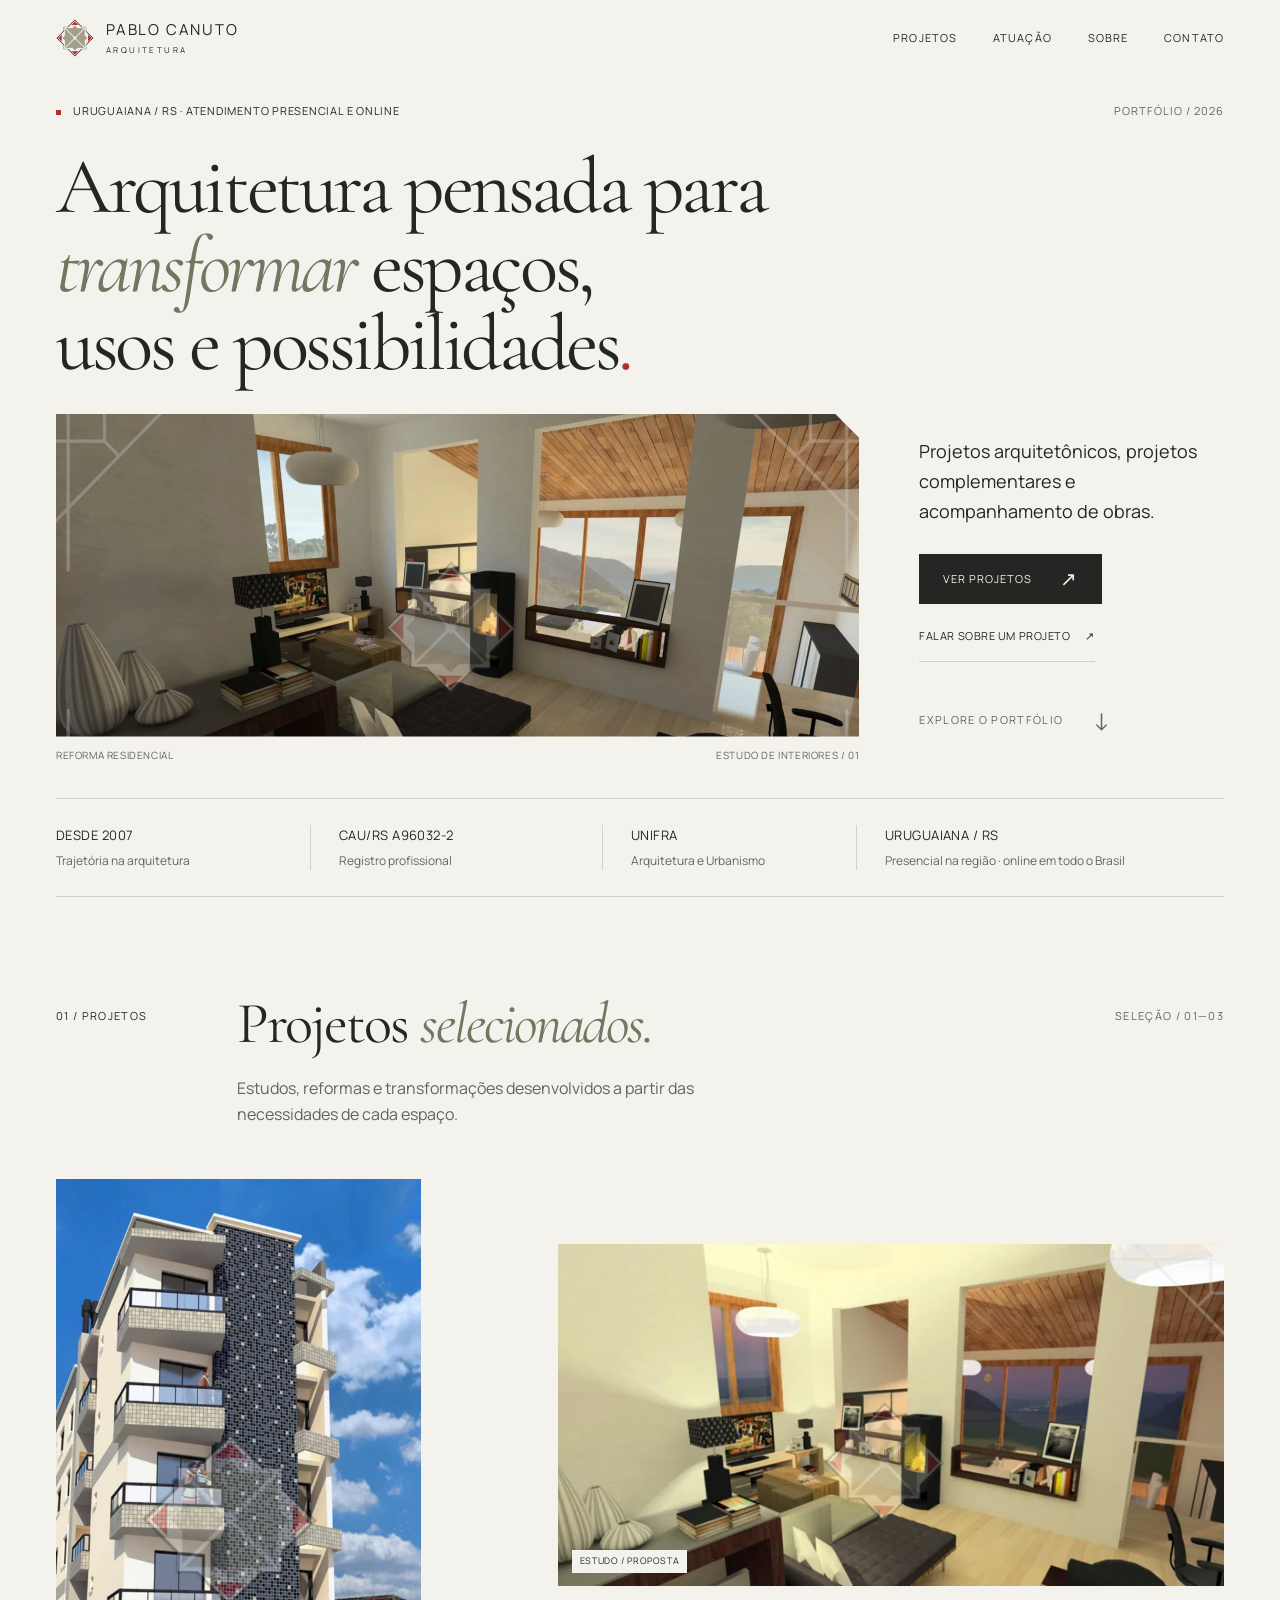
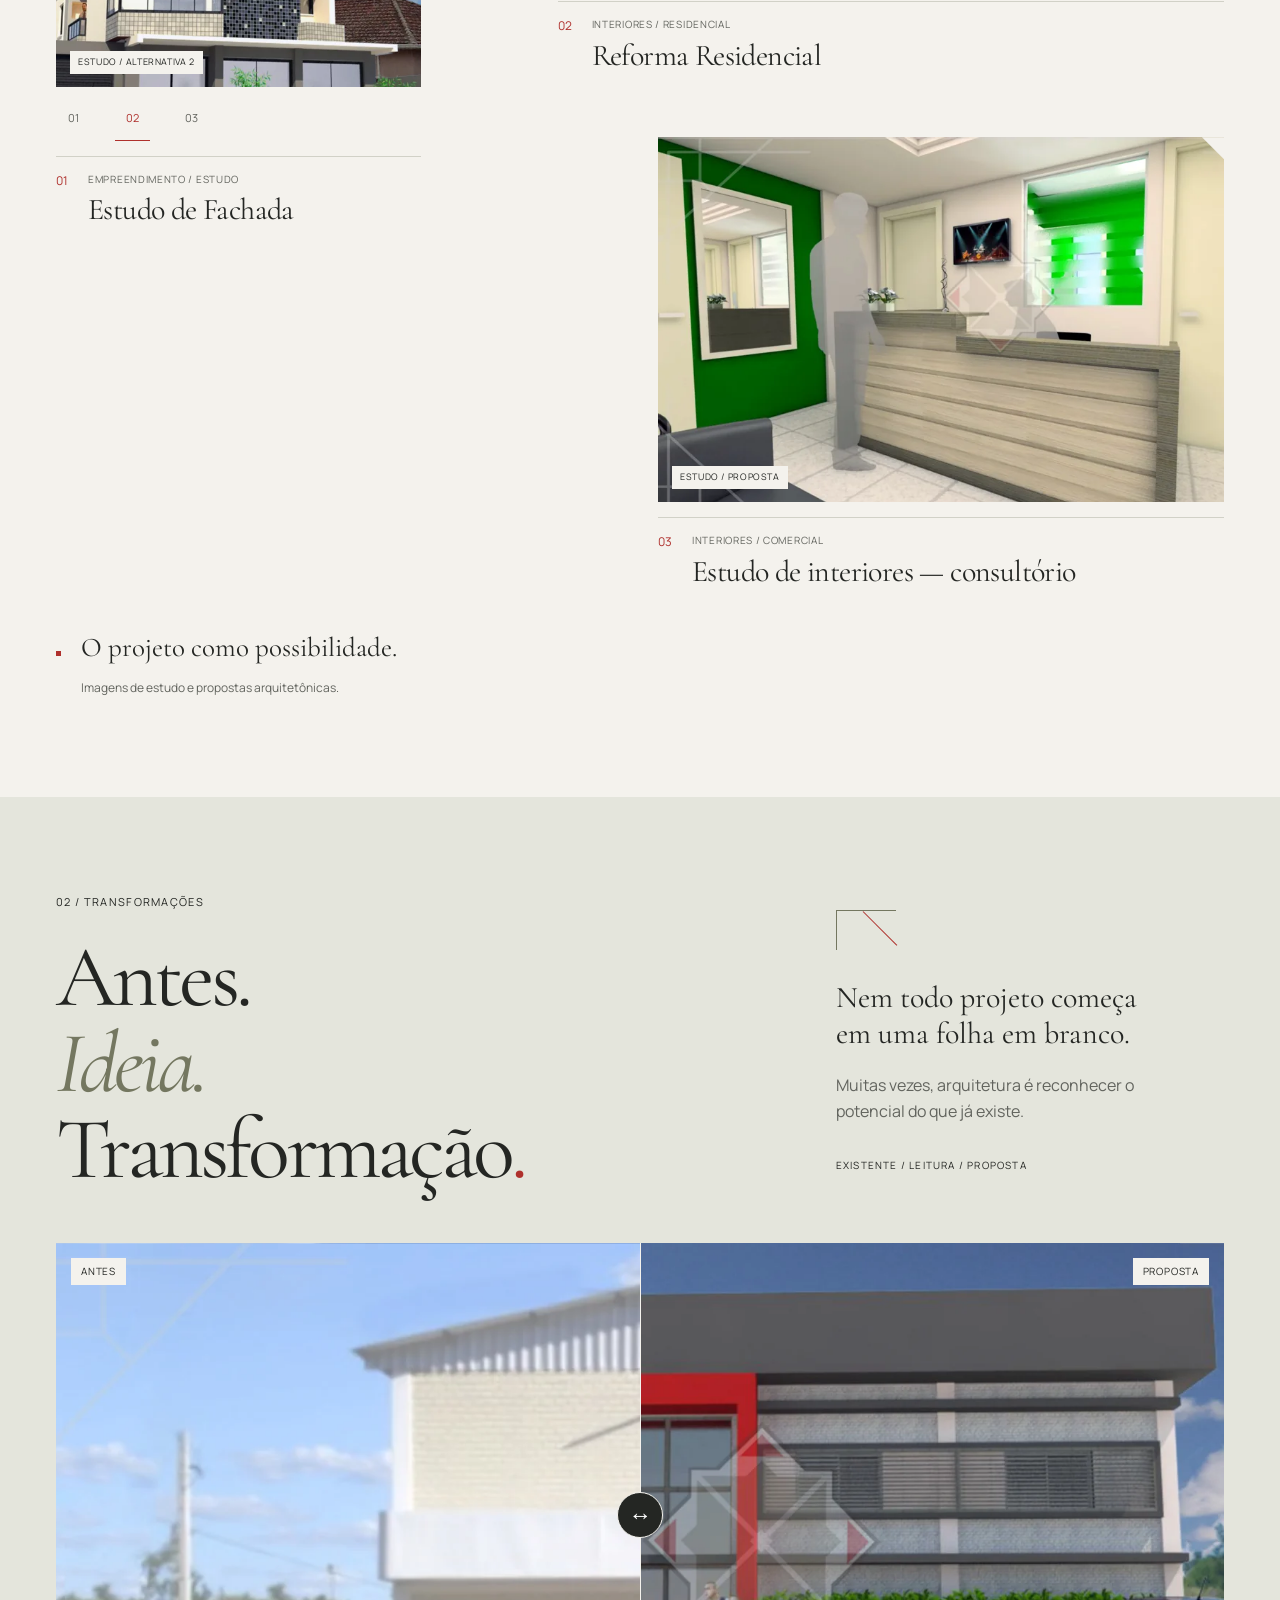
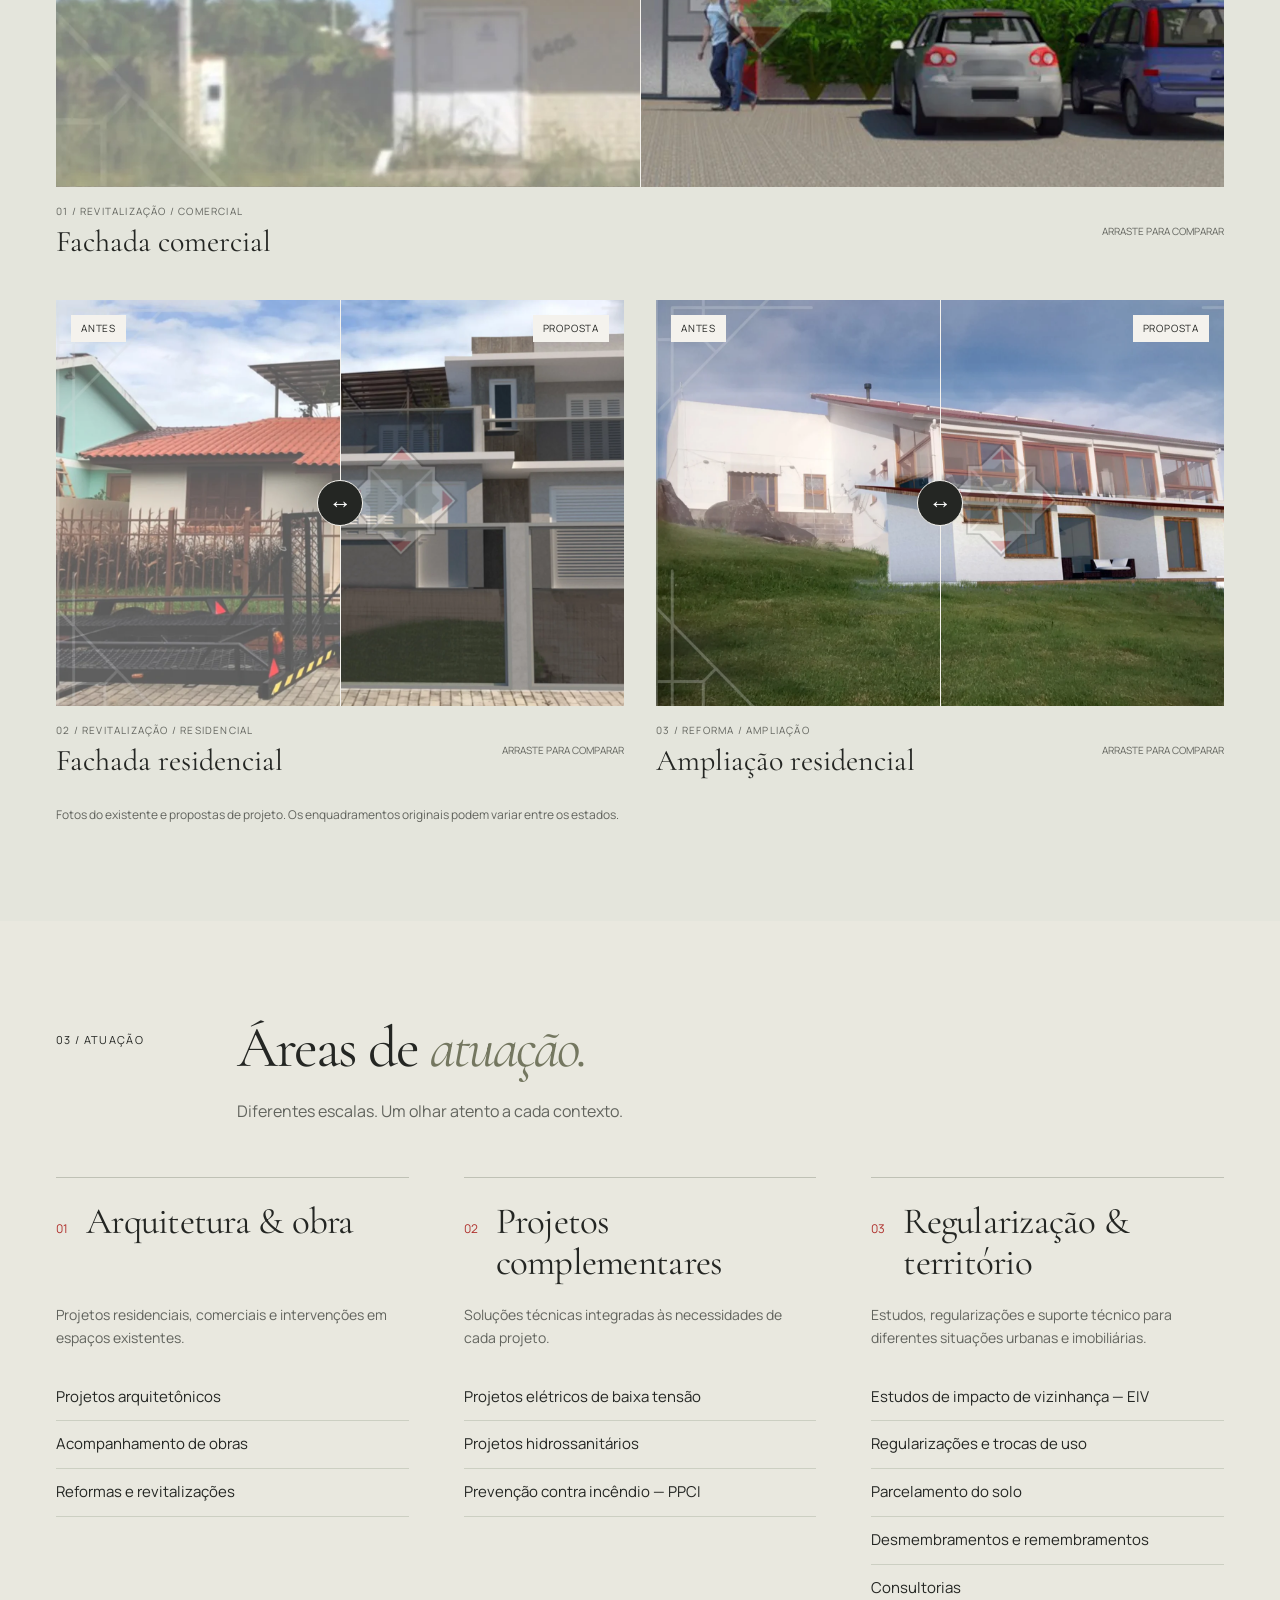
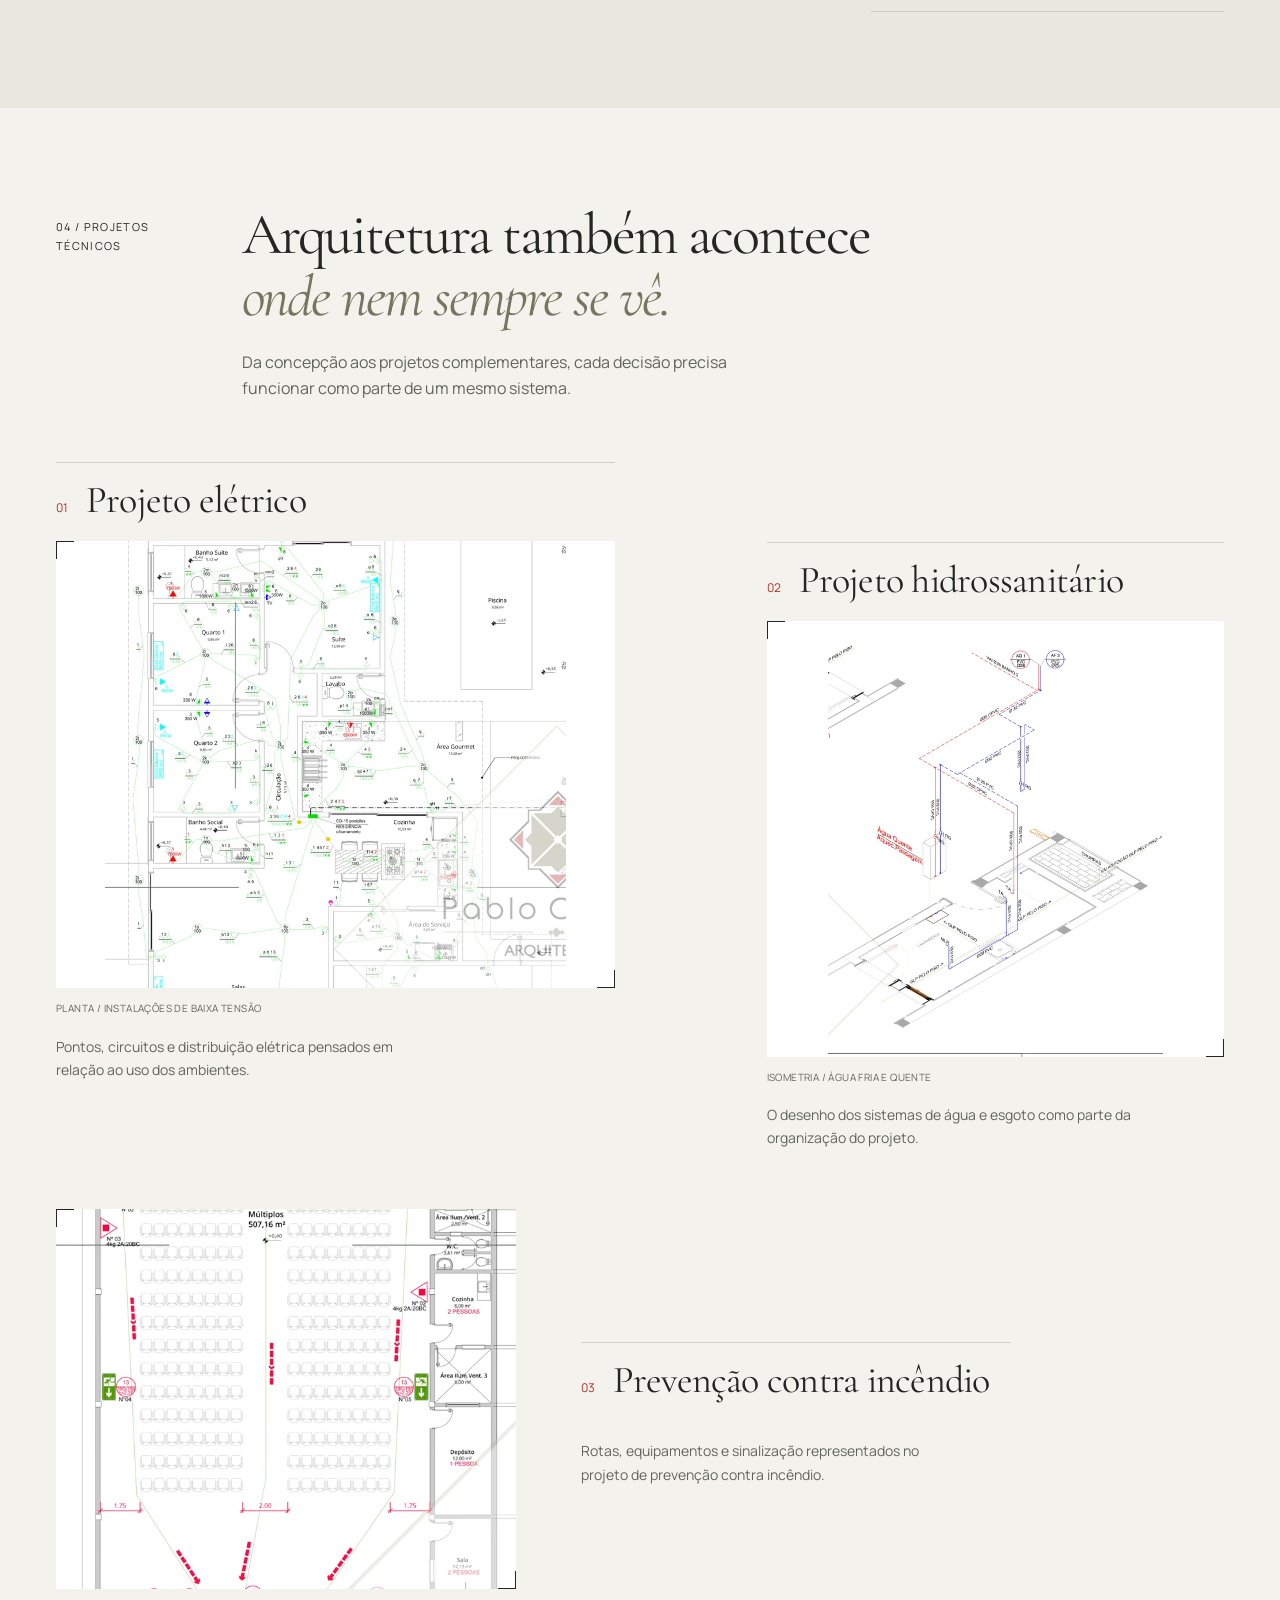
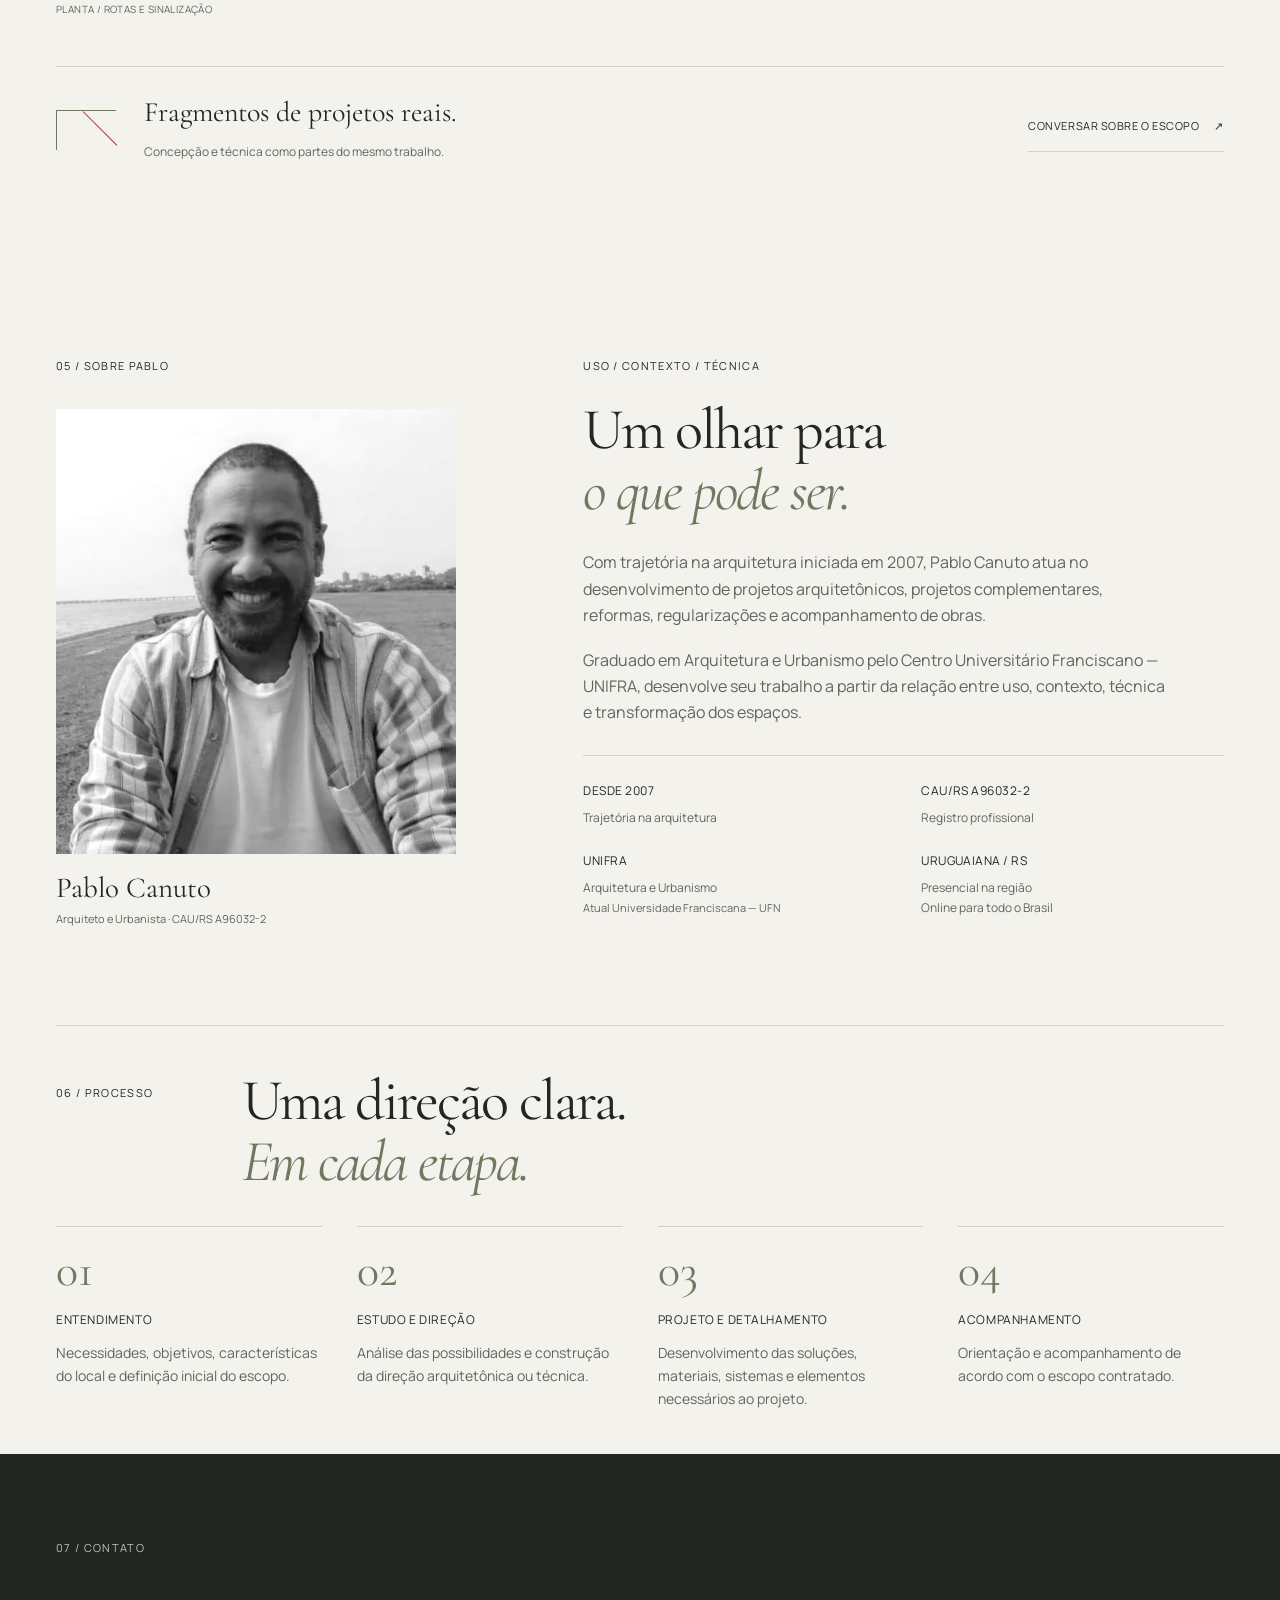
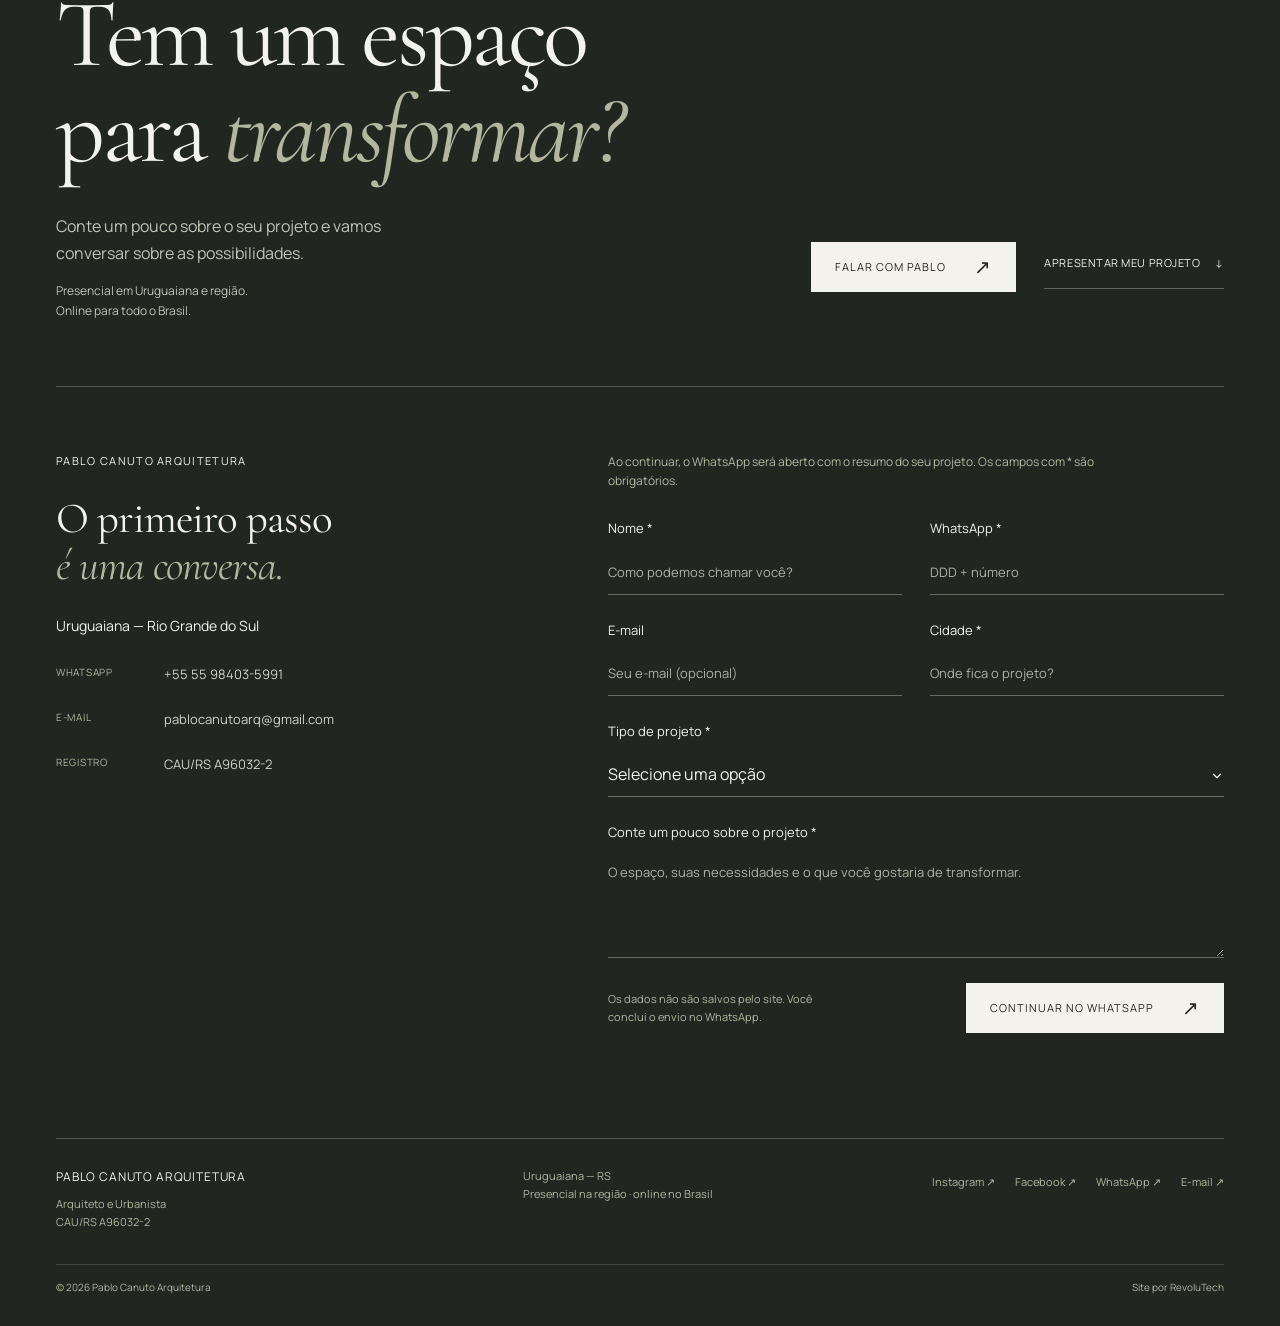
<file: index.html>
<!DOCTYPE html><html lang="pt-BR"><head><meta charSet="utf-8"/><meta name="viewport" content="width=device-width, initial-scale=1"/><link rel="preload" as="image" imageSrcSet="/assets/sala-1-800.webp 800w, /assets/sala-1.webp 1600w" imageSizes="(max-width:700px) 100vw, 70vw" fetchPriority="high"/><link rel="preload" as="image" href="/assets/simbolo.png"/><link rel="stylesheet" href="/_next/static/chunks/0t15kpa6sg8rd.css" data-precedence="next"/><link rel="preload" as="script" fetchPriority="low" href="/_next/static/chunks/3s6nzrbk-8mnv.js"/><script src="/_next/static/chunks/2tswzwt7g9k6a.js" async=""></script><script src="/_next/static/chunks/1j_9b-l0n6u-t.js" async=""></script><script src="/_next/static/chunks/10647oklcpsvw.js" async=""></script><script src="/_next/static/chunks/turbopack-0aqsxkx3rlxjv.js" async=""></script><script src="/_next/static/chunks/3fntmmi971322.js" async=""></script><script src="/_next/static/chunks/1d6f2nzn6twu2.js" async=""></script><script src="/_next/static/chunks/2b6uog0ilnahi.js" async=""></script><meta name="theme-color" content="#f4f2ed"/><title>Pablo Canuto Arquitetura | Arquiteto em Uruguaiana, RS</title><meta name="description" content="Projetos arquitetônicos, acompanhamento de obras, projetos elétricos, hidrossanitários, prevenção contra incêndio e regularizações em Uruguaiana e atendimento online em todo o Brasil."/><meta name="robots" content="noindex, nofollow"/><meta property="og:title" content="Pablo Canuto Arquitetura | Arquiteto em Uruguaiana, RS"/><meta property="og:description" content="Projetos arquitetônicos, acompanhamento de obras, projetos elétricos, hidrossanitários, prevenção contra incêndio e regularizações em Uruguaiana e atendimento online em todo o Brasil."/><meta property="og:site_name" content="Pablo Canuto Arquitetura"/><meta property="og:locale" content="pt_BR"/><meta property="og:type" content="website"/><meta name="twitter:card" content="summary_large_image"/><meta name="twitter:title" content="Pablo Canuto Arquitetura | Arquiteto em Uruguaiana, RS"/><meta name="twitter:description" content="Projetos arquitetônicos, acompanhamento de obras, projetos elétricos, hidrossanitários, prevenção contra incêndio e regularizações em Uruguaiana e atendimento online em todo o Brasil."/><link rel="shortcut icon" href="/assets/simbolo.png"/><link rel="icon" href="/assets/simbolo.png"/><script src="/_next/static/chunks/0cz1d0mv5g_q7.js" noModule=""></script></head><body><div hidden=""><!--$--><!--/$--></div><a class="skip-link" href="#conteudo">Pular para o conteúdo</a><header class="header"><a class="brand" href="#inicio" aria-label="Pablo Canuto Arquitetura — início"><img src="/assets/simbolo.png" width="42" height="42" alt=""/><span>PABLO CANUTO<small>ARQUITETURA</small></span></a><button id="menu-toggle" class="menu-toggle" aria-expanded="false" aria-controls="navegacao">Menu<span class="menu-mark" aria-hidden="true"></span></button><nav id="navegacao" class="nav" aria-label="Navegação principal"><a href="#projetos">Projetos</a><a href="#atuacao">Atuação</a><a href="#sobre">Sobre</a><a href="#contato">Contato</a></nav></header><main id="conteudo" tabindex="-1"><section id="inicio" class="hero shell"><div class="hero-top"><p class="eyebrow"><span class="red-square"></span>Uruguaiana / RS · Atendimento presencial e online</p><span class="edition">PORTFÓLIO / 2026</span></div><h1><span>Arquitetura pensada para</span><span><em>transformar</em> espaços,</span><span>usos e possibilidades<span class="red-dot">.</span></span></h1><div class="hero-bottom"><figure class="hero-figure"><div class="hero-picture"><img class="" src="/assets/sala-1.webp" srcSet="/assets/sala-1-800.webp 800w, /assets/sala-1.webp 1600w" sizes="(max-width:700px) 100vw, 70vw" alt="Estudo de reforma residencial: sala com forro de madeira, grandes aberturas e lareira." loading="eager" fetchPriority="high" decoding="async" width="1600" height="750"/></div><figcaption><span>REFORMA RESIDENCIAL</span><span>ESTUDO DE INTERIORES / 01</span></figcaption></figure><div class="hero-copy"><p>Projetos arquitetônicos, projetos complementares e acompanhamento de obras.</p><div class="hero-actions"><a class="button primary" href="#projetos">Ver projetos <span aria-hidden="true">↗</span></a><a class="text-link" href="https://wa.me/5555984035991?text=Ol%C3%A1%2C%20Pablo!%20Vi%20seu%20trabalho%20pelo%20site%20e%20gostaria%20de%20conversar%20sobre%20um%20projeto." target="_blank" rel="noopener noreferrer">Falar sobre um projeto <span aria-hidden="true">↗</span></a></div><a class="scroll-link eyebrow" href="#projetos">Explore o portfólio <span aria-hidden="true">↓</span></a></div></div></section><section class="authority shell" aria-label="Trajetória e registro profissional"><dl><div><dt>Desde <!-- -->2007</dt><dd>Trajetória na arquitetura</dd></div><div><dt>CAU/RS <!-- -->A96032-2</dt><dd>Registro profissional</dd></div><div><dt>UNIFRA</dt><dd>Arquitetura e Urbanismo</dd></div><div><dt>Uruguaiana / RS</dt><dd>Presencial na região · online em todo o Brasil</dd></div></dl></section><section id="projetos" class="projects shell section-space"><div class="section-heading" data-reveal="true"><p class="eyebrow section-index">01 / PROJETOS</p><div><h2>Projetos <em>selecionados.</em></h2><p class="section-intro">Estudos, reformas e transformações desenvolvidos a partir das necessidades de cada espaço.</p></div><span class="eyebrow selection-count">SELEÇÃO / 01—03</span></div><div class="project-grid"><article class="project project-portrait" data-reveal="true" id="estudo-fachada"><div dir="ltr" data-orientation="horizontal" data-slot="tabs" class="group/tabs flex gap-2 data-[orientation=horizontal]:flex-col facade-study"><div class="facade-images"><div data-state="inactive" data-orientation="horizontal" role="tabpanel" aria-labelledby="radix-_R_5hpbtb_-trigger-1" hidden="" id="radix-_R_5hpbtb_-content-1" tabindex="0" data-slot="tabs-content" class="flex-1 outline-none"></div><div data-state="active" data-orientation="horizontal" role="tabpanel" aria-labelledby="radix-_R_5hpbtb_-trigger-2" id="radix-_R_5hpbtb_-content-2" tabindex="0" data-slot="tabs-content" class="flex-1 outline-none" style="animation-duration:0s"><div class="project-picture"><img class="" src="/assets/fachada-2.webp" srcSet="/assets/fachada-2-800.webp 795w, /assets/fachada-2.webp 1192w" sizes="(max-width:700px) 85vw, 35vw" alt="Alternativa 2 do estudo de fachada para empreendimento: revestimento escuro." loading="lazy" fetchPriority="auto" decoding="async" width="1192" height="1200"/><span class="project-badge">ESTUDO / ALTERNATIVA <!-- -->2</span></div></div><div data-state="inactive" data-orientation="horizontal" role="tabpanel" aria-labelledby="radix-_R_5hpbtb_-trigger-3" hidden="" id="radix-_R_5hpbtb_-content-3" tabindex="0" data-slot="tabs-content" class="flex-1 outline-none"></div></div><div role="tablist" aria-orientation="horizontal" data-slot="tabs-list" data-variant="default" class="group/tabs-list inline-flex w-fit items-center justify-center rounded-lg p-[3px] text-muted-foreground group-data-[orientation=horizontal]/tabs:h-9 group-data-[orientation=vertical]/tabs:h-fit group-data-[orientation=vertical]/tabs:flex-col data-[variant=line]:rounded-none bg-muted facade-switch" aria-label="Alternativas do estudo de fachada" tabindex="-1" data-orientation="horizontal" style="outline:none"><button type="button" role="tab" aria-selected="false" aria-controls="radix-_R_5hpbtb_-content-1" data-state="inactive" id="radix-_R_5hpbtb_-trigger-1" data-slot="tabs-trigger" class="relative inline-flex h-[calc(100%-1px)] flex-1 items-center justify-center gap-1.5 rounded-md border border-transparent px-2 py-1 text-sm font-medium whitespace-nowrap text-foreground/60 transition-all group-data-[orientation=vertical]/tabs:w-full group-data-[orientation=vertical]/tabs:justify-start hover:text-foreground focus-visible:border-ring focus-visible:ring-[3px] focus-visible:ring-ring/50 focus-visible:outline-1 focus-visible:outline-ring disabled:pointer-events-none disabled:opacity-50 group-data-[variant=default]/tabs-list:data-[state=active]:shadow-sm group-data-[variant=line]/tabs-list:data-[state=active]:shadow-none dark:text-muted-foreground dark:hover:text-foreground [&amp;_svg]:pointer-events-none [&amp;_svg]:shrink-0 [&amp;_svg:not([class*=&#x27;size-&#x27;])]:size-4 group-data-[variant=line]/tabs-list:bg-transparent group-data-[variant=line]/tabs-list:data-[state=active]:bg-transparent dark:group-data-[variant=line]/tabs-list:data-[state=active]:border-transparent dark:group-data-[variant=line]/tabs-list:data-[state=active]:bg-transparent data-[state=active]:bg-background data-[state=active]:text-foreground dark:data-[state=active]:border-input dark:data-[state=active]:bg-input/30 dark:data-[state=active]:text-foreground after:absolute after:bg-foreground after:opacity-0 after:transition-opacity group-data-[orientation=horizontal]/tabs:after:inset-x-0 group-data-[orientation=horizontal]/tabs:after:bottom-[-5px] group-data-[orientation=horizontal]/tabs:after:h-0.5 group-data-[orientation=vertical]/tabs:after:inset-y-0 group-data-[orientation=vertical]/tabs:after:-right-1 group-data-[orientation=vertical]/tabs:after:w-0.5 group-data-[variant=line]/tabs-list:data-[state=active]:after:opacity-100" tabindex="-1" data-orientation="horizontal" data-radix-collection-item="">0<!-- -->1</button><button type="button" role="tab" aria-selected="true" aria-controls="radix-_R_5hpbtb_-content-2" data-state="active" id="radix-_R_5hpbtb_-trigger-2" data-slot="tabs-trigger" class="relative inline-flex h-[calc(100%-1px)] flex-1 items-center justify-center gap-1.5 rounded-md border border-transparent px-2 py-1 text-sm font-medium whitespace-nowrap text-foreground/60 transition-all group-data-[orientation=vertical]/tabs:w-full group-data-[orientation=vertical]/tabs:justify-start hover:text-foreground focus-visible:border-ring focus-visible:ring-[3px] focus-visible:ring-ring/50 focus-visible:outline-1 focus-visible:outline-ring disabled:pointer-events-none disabled:opacity-50 group-data-[variant=default]/tabs-list:data-[state=active]:shadow-sm group-data-[variant=line]/tabs-list:data-[state=active]:shadow-none dark:text-muted-foreground dark:hover:text-foreground [&amp;_svg]:pointer-events-none [&amp;_svg]:shrink-0 [&amp;_svg:not([class*=&#x27;size-&#x27;])]:size-4 group-data-[variant=line]/tabs-list:bg-transparent group-data-[variant=line]/tabs-list:data-[state=active]:bg-transparent dark:group-data-[variant=line]/tabs-list:data-[state=active]:border-transparent dark:group-data-[variant=line]/tabs-list:data-[state=active]:bg-transparent data-[state=active]:bg-background data-[state=active]:text-foreground dark:data-[state=active]:border-input dark:data-[state=active]:bg-input/30 dark:data-[state=active]:text-foreground after:absolute after:bg-foreground after:opacity-0 after:transition-opacity group-data-[orientation=horizontal]/tabs:after:inset-x-0 group-data-[orientation=horizontal]/tabs:after:bottom-[-5px] group-data-[orientation=horizontal]/tabs:after:h-0.5 group-data-[orientation=vertical]/tabs:after:inset-y-0 group-data-[orientation=vertical]/tabs:after:-right-1 group-data-[orientation=vertical]/tabs:after:w-0.5 group-data-[variant=line]/tabs-list:data-[state=active]:after:opacity-100" tabindex="-1" data-orientation="horizontal" data-radix-collection-item="">0<!-- -->2</button><button type="button" role="tab" aria-selected="false" aria-controls="radix-_R_5hpbtb_-content-3" data-state="inactive" id="radix-_R_5hpbtb_-trigger-3" data-slot="tabs-trigger" class="relative inline-flex h-[calc(100%-1px)] flex-1 items-center justify-center gap-1.5 rounded-md border border-transparent px-2 py-1 text-sm font-medium whitespace-nowrap text-foreground/60 transition-all group-data-[orientation=vertical]/tabs:w-full group-data-[orientation=vertical]/tabs:justify-start hover:text-foreground focus-visible:border-ring focus-visible:ring-[3px] focus-visible:ring-ring/50 focus-visible:outline-1 focus-visible:outline-ring disabled:pointer-events-none disabled:opacity-50 group-data-[variant=default]/tabs-list:data-[state=active]:shadow-sm group-data-[variant=line]/tabs-list:data-[state=active]:shadow-none dark:text-muted-foreground dark:hover:text-foreground [&amp;_svg]:pointer-events-none [&amp;_svg]:shrink-0 [&amp;_svg:not([class*=&#x27;size-&#x27;])]:size-4 group-data-[variant=line]/tabs-list:bg-transparent group-data-[variant=line]/tabs-list:data-[state=active]:bg-transparent dark:group-data-[variant=line]/tabs-list:data-[state=active]:border-transparent dark:group-data-[variant=line]/tabs-list:data-[state=active]:bg-transparent data-[state=active]:bg-background data-[state=active]:text-foreground dark:data-[state=active]:border-input dark:data-[state=active]:bg-input/30 dark:data-[state=active]:text-foreground after:absolute after:bg-foreground after:opacity-0 after:transition-opacity group-data-[orientation=horizontal]/tabs:after:inset-x-0 group-data-[orientation=horizontal]/tabs:after:bottom-[-5px] group-data-[orientation=horizontal]/tabs:after:h-0.5 group-data-[orientation=vertical]/tabs:after:inset-y-0 group-data-[orientation=vertical]/tabs:after:-right-1 group-data-[orientation=vertical]/tabs:after:w-0.5 group-data-[variant=line]/tabs-list:data-[state=active]:after:opacity-100" tabindex="-1" data-orientation="horizontal" data-radix-collection-item="">0<!-- -->3</button></div></div><div class="project-caption"><span class="project-number">01</span><div><p class="eyebrow">Empreendimento / Estudo</p><h3>Estudo de Fachada</h3></div></div></article><article class="project project-interior" data-reveal="true" id="reforma-residencial"><div class="project-picture"><img class="" src="/assets/sala-2.webp" srcSet="/assets/sala-2-800.webp 800w, /assets/sala-2.webp 1600w" sizes="(max-width:700px) 100vw, 58vw" alt="Estudo de sala residencial com forro de madeira, lareira e iluminação do ambiente." loading="lazy" fetchPriority="auto" decoding="async" width="1600" height="750"/><span class="project-badge">ESTUDO / PROPOSTA</span><span class="project-corner" aria-hidden="true"></span></div><div class="project-caption"><span class="project-number">02</span><div><p class="eyebrow">Interiores / Residencial</p><h3>Reforma Residencial</h3></div></div></article><article class="project project-consultorio" data-reveal="true" id="interiores-consultorio"><div class="project-picture"><img class="" src="/assets/consultorio.webp" srcSet="/assets/consultorio-800.webp 800w, /assets/consultorio.webp 1600w" sizes="(max-width:700px) 90vw, 50vw" alt="Estudo de recepção de consultório com balcão de madeira, espelho e painel verde." loading="lazy" fetchPriority="auto" decoding="async" width="1600" height="1033"/><span class="project-badge">ESTUDO / PROPOSTA</span><span class="project-corner" aria-hidden="true"></span></div><div class="project-caption"><span class="project-number">03</span><div><p class="eyebrow">Interiores / Comercial</p><h3>Estudo de interiores — consultório</h3></div></div></article></div><div class="portfolio-note"><span class="red-square"></span><p>O projeto como possibilidade.<br/><span>Imagens de estudo e propostas arquitetônicas.</span></p></div></section><section id="transformacoes" class="transformations section-space"><div class="shell"><div class="transformation-heading" data-reveal="true"><div><p class="eyebrow">02 / TRANSFORMAÇÕES</p><h2>Antes.<br/><em>Ideia.</em><br/>Transformação<span class="red-dot">.</span></h2></div><div class="transformation-copy"><span class="diagram-line" aria-hidden="true"></span><p>Nem todo projeto começa<br/>em uma folha em branco.</p><p>Muitas vezes, arquitetura é reconhecer o potencial do que já existe.</p><span class="eyebrow">EXISTENTE / LEITURA / PROPOSTA</span></div></div><div class="comparison-grid"><figure class="comparison comparison-main" data-reveal="true"><div class="comparison-images" style="--split:50%"><img class="" src="/assets/camobi-proposta.webp" srcSet="/assets/camobi-proposta-800.webp 800w, /assets/camobi-proposta.webp 1600w" sizes="(max-width: 700px) 100vw, 70vw" alt="Proposta arquitetônica — fachada comercial." loading="lazy" fetchPriority="auto" decoding="async" width="1600" height="837"/><div class="comparison-before" style="clip-path:inset(0 50% 0 0)"><img class="" src="/assets/camobi-antes.webp" srcSet="/assets/camobi-antes-800.webp 800w, /assets/camobi-antes.webp 1600w" sizes="(max-width: 700px) 100vw, 70vw" alt="Fotografia do estado existente — fachada comercial." loading="lazy" fetchPriority="auto" decoding="async" width="1600" height="696"/></div><div class="comparison-labels" aria-hidden="true"><span>ANTES</span><span>PROPOSTA</span></div><div class="comparison-line" aria-hidden="true"></div><span dir="ltr" data-orientation="horizontal" aria-disabled="false" data-slot="slider" class="relative flex w-full touch-none items-center select-none data-[disabled]:opacity-50 data-[orientation=vertical]:h-full data-[orientation=vertical]:min-h-44 data-[orientation=vertical]:w-auto data-[orientation=vertical]:flex-col comparison-control" style="--radix-slider-thumb-transform:translateX(-50%)"><span data-orientation="horizontal" data-slot="slider-track" class="relative grow overflow-hidden rounded-full bg-muted data-[orientation=horizontal]:h-1.5 data-[orientation=horizontal]:w-full data-[orientation=vertical]:h-full data-[orientation=vertical]:w-1.5"><span data-orientation="horizontal" data-slot="slider-range" class="absolute bg-primary data-[orientation=horizontal]:h-full data-[orientation=vertical]:w-full" style="left:0%;right:50%"></span></span><span style="transform:var(--radix-slider-thumb-transform);position:absolute;left:calc(0% + 0px)"><span role="slider" aria-valuemin="0" aria-valuemax="100" aria-orientation="horizontal" data-orientation="horizontal" tabindex="0" data-slot="slider-thumb" class="block size-4 shrink-0 rounded-full border border-primary bg-white shadow-sm ring-ring/50 transition-[color,box-shadow] hover:ring-4 focus-visible:ring-4 focus-visible:outline-hidden disabled:pointer-events-none disabled:opacity-50" style="display:none" data-radix-collection-item=""></span></span><input style="display:none"/></span></div><figcaption><div><p class="eyebrow">01<!-- --> / <!-- -->Revitalização / Comercial</p><h3>Fachada comercial</h3></div><span class="drag-hint">ARRASTE PARA COMPARAR</span></figcaption></figure><figure class="comparison " data-reveal="true"><div class="comparison-images" style="--split:50%"><img class="" src="/assets/revitalizacao-proposta.webp" srcSet="/assets/revitalizacao-proposta-800.webp 800w, /assets/revitalizacao-proposta.webp 1600w" sizes="(max-width: 700px) 100vw, 70vw" alt="Proposta arquitetônica — fachada residencial." loading="lazy" fetchPriority="auto" decoding="async" width="1600" height="1156"/><div class="comparison-before" style="clip-path:inset(0 50% 0 0)"><img class="" src="/assets/revitalizacao-antes.webp" srcSet="/assets/revitalizacao-antes-800.webp 800w, /assets/revitalizacao-antes.webp 1600w" sizes="(max-width: 700px) 100vw, 70vw" alt="Fotografia do estado existente — fachada residencial." loading="lazy" fetchPriority="auto" decoding="async" width="1600" height="1168"/></div><div class="comparison-labels" aria-hidden="true"><span>ANTES</span><span>PROPOSTA</span></div><div class="comparison-line" aria-hidden="true"></div><span dir="ltr" data-orientation="horizontal" aria-disabled="false" data-slot="slider" class="relative flex w-full touch-none items-center select-none data-[disabled]:opacity-50 data-[orientation=vertical]:h-full data-[orientation=vertical]:min-h-44 data-[orientation=vertical]:w-auto data-[orientation=vertical]:flex-col comparison-control" style="--radix-slider-thumb-transform:translateX(-50%)"><span data-orientation="horizontal" data-slot="slider-track" class="relative grow overflow-hidden rounded-full bg-muted data-[orientation=horizontal]:h-1.5 data-[orientation=horizontal]:w-full data-[orientation=vertical]:h-full data-[orientation=vertical]:w-1.5"><span data-orientation="horizontal" data-slot="slider-range" class="absolute bg-primary data-[orientation=horizontal]:h-full data-[orientation=vertical]:w-full" style="left:0%;right:50%"></span></span><span style="transform:var(--radix-slider-thumb-transform);position:absolute;left:calc(0% + 0px)"><span role="slider" aria-valuemin="0" aria-valuemax="100" aria-orientation="horizontal" data-orientation="horizontal" tabindex="0" data-slot="slider-thumb" class="block size-4 shrink-0 rounded-full border border-primary bg-white shadow-sm ring-ring/50 transition-[color,box-shadow] hover:ring-4 focus-visible:ring-4 focus-visible:outline-hidden disabled:pointer-events-none disabled:opacity-50" style="display:none" data-radix-collection-item=""></span></span><input style="display:none"/></span></div><figcaption><div><p class="eyebrow">02<!-- --> / <!-- -->Revitalização / Residencial</p><h3>Fachada residencial</h3></div><span class="drag-hint">ARRASTE PARA COMPARAR</span></figcaption></figure><figure class="comparison " data-reveal="true"><div class="comparison-images" style="--split:50%"><img class="" src="/assets/ampliacao-proposta.webp" srcSet="/assets/ampliacao-proposta-800.webp 800w, /assets/ampliacao-proposta.webp 1600w" sizes="(max-width: 700px) 100vw, 70vw" alt="Proposta arquitetônica — ampliação residencial." loading="lazy" fetchPriority="auto" decoding="async" width="1600" height="1156"/><div class="comparison-before" style="clip-path:inset(0 50% 0 0)"><img class="" src="/assets/ampliacao-antes.webp" srcSet="/assets/ampliacao-antes-800.webp 800w, /assets/ampliacao-antes.webp 1600w" sizes="(max-width: 700px) 100vw, 70vw" alt="Fotografia do estado existente — ampliação residencial." loading="lazy" fetchPriority="auto" decoding="async" width="1600" height="1168"/></div><div class="comparison-labels" aria-hidden="true"><span>ANTES</span><span>PROPOSTA</span></div><div class="comparison-line" aria-hidden="true"></div><span dir="ltr" data-orientation="horizontal" aria-disabled="false" data-slot="slider" class="relative flex w-full touch-none items-center select-none data-[disabled]:opacity-50 data-[orientation=vertical]:h-full data-[orientation=vertical]:min-h-44 data-[orientation=vertical]:w-auto data-[orientation=vertical]:flex-col comparison-control" style="--radix-slider-thumb-transform:translateX(-50%)"><span data-orientation="horizontal" data-slot="slider-track" class="relative grow overflow-hidden rounded-full bg-muted data-[orientation=horizontal]:h-1.5 data-[orientation=horizontal]:w-full data-[orientation=vertical]:h-full data-[orientation=vertical]:w-1.5"><span data-orientation="horizontal" data-slot="slider-range" class="absolute bg-primary data-[orientation=horizontal]:h-full data-[orientation=vertical]:w-full" style="left:0%;right:50%"></span></span><span style="transform:var(--radix-slider-thumb-transform);position:absolute;left:calc(0% + 0px)"><span role="slider" aria-valuemin="0" aria-valuemax="100" aria-orientation="horizontal" data-orientation="horizontal" tabindex="0" data-slot="slider-thumb" class="block size-4 shrink-0 rounded-full border border-primary bg-white shadow-sm ring-ring/50 transition-[color,box-shadow] hover:ring-4 focus-visible:ring-4 focus-visible:outline-hidden disabled:pointer-events-none disabled:opacity-50" style="display:none" data-radix-collection-item=""></span></span><input style="display:none"/></span></div><figcaption><div><p class="eyebrow">03<!-- --> / <!-- -->Reforma / Ampliação</p><h3>Ampliação residencial</h3></div><span class="drag-hint">ARRASTE PARA COMPARAR</span></figcaption></figure></div><p class="comparison-note">Fotos do existente e propostas de projeto. Os enquadramentos originais podem variar entre os estados.</p></div></section><section id="atuacao" class="services section-space"><div class="shell"><div class="section-heading" data-reveal="true"><p class="eyebrow section-index">03 / ATUAÇÃO</p><div><h2>Áreas de <em>atuação.</em></h2><p class="section-intro">Diferentes escalas. Um olhar atento a cada contexto.</p></div></div><div class="scope-grid"><article class="scope" data-reveal="true"><div class="scope-heading"><span class="service-number">0<!-- -->1</span><h3>Arquitetura &amp; obra</h3></div><p>Projetos residenciais, comerciais e intervenções em espaços existentes.</p><ul><li>Projetos arquitetônicos</li><li>Acompanhamento de obras</li><li>Reformas e revitalizações</li></ul></article><article class="scope" data-reveal="true"><div class="scope-heading"><span class="service-number">0<!-- -->2</span><h3>Projetos complementares</h3></div><p>Soluções técnicas integradas às necessidades de cada projeto.</p><ul><li>Projetos elétricos de baixa tensão</li><li>Projetos hidrossanitários</li><li>Prevenção contra incêndio — PPCI</li></ul></article><article class="scope" data-reveal="true"><div class="scope-heading"><span class="service-number">0<!-- -->3</span><h3>Regularização &amp; território</h3></div><p>Estudos, regularizações e suporte técnico para diferentes situações urbanas e imobiliárias.</p><ul><li>Estudos de impacto de vizinhança — EIV</li><li>Regularizações e trocas de uso</li><li>Parcelamento do solo</li><li>Desmembramentos e remembramentos</li><li>Consultorias</li></ul></article></div></div></section><section id="tecnicos" class="technical shell section-space"><div class="technical-heading" data-reveal="true"><p class="eyebrow">04 / PROJETOS TÉCNICOS</p><h2>Arquitetura também acontece<br/><em>onde nem sempre se vê.</em></h2><p>Da concepção aos projetos complementares, cada decisão precisa funcionar como parte de um mesmo sistema.</p></div><div class="technical-grid"><article class="technical-item technical-01" data-reveal="true"><div class="technical-title"><span class="project-number">01</span><h3>Projeto elétrico</h3></div><figure><div class="technical-plate"><img class="" src="/assets/tecnico-eletrico.webp" srcSet="/assets/tecnico-eletrico-800.webp 800w, /assets/tecnico-eletrico.webp 1444w" sizes="(max-width:700px) 100vw, (max-width:1100px) 50vw, 45vw" alt="Fragmento de planta elétrica com circuitos, pontos de iluminação e tomadas em ambientes residenciais." loading="lazy" fetchPriority="auto" decoding="async" width="1444" height="1400"/></div><figcaption class="eyebrow">PLANTA / INSTALAÇÕES DE BAIXA TENSÃO</figcaption></figure><p>Pontos, circuitos e distribuição elétrica pensados em relação ao uso dos ambientes.</p></article><article class="technical-item technical-02" data-reveal="true"><div class="technical-title"><span class="project-number">02</span><h3>Projeto hidrossanitário</h3></div><figure><div class="technical-plate"><img class="" src="/assets/tecnico-hidro.webp" srcSet="/assets/tecnico-hidro-800.webp 615w, /assets/tecnico-hidro.webp 1076w" sizes="(max-width:700px) 100vw, (max-width:1100px) 50vw, 45vw" alt="Fragmento de isometria hidrossanitária com tubulações de água fria e quente e suas conexões." loading="lazy" fetchPriority="auto" decoding="async" width="1076" height="1400"/></div><figcaption class="eyebrow">ISOMETRIA / ÁGUA FRIA E QUENTE</figcaption></figure><p>O desenho dos sistemas de água e esgoto como parte da organização do projeto.</p></article><article class="technical-item technical-03" data-reveal="true"><div class="technical-title"><span class="project-number">03</span><h3>Prevenção contra incêndio</h3></div><figure><div class="technical-plate"><img class="" src="/assets/tecnico-ppci.webp" srcSet="/assets/tecnico-ppci-800.webp 712w, /assets/tecnico-ppci.webp 1246w" sizes="(max-width:700px) 100vw, (max-width:1100px) 50vw, 45vw" alt="Fragmento de planta de prevenção contra incêndio com rotas de saída, equipamentos e sinalização de segurança." loading="lazy" fetchPriority="auto" decoding="async" width="1246" height="1400"/></div><figcaption class="eyebrow">PLANTA / ROTAS E SINALIZAÇÃO</figcaption></figure><p>Rotas, equipamentos e sinalização representados no projeto de prevenção contra incêndio.</p></article></div><div class="technical-foot"><span class="diagram-line" aria-hidden="true"></span><p>Fragmentos de projetos reais.<br/><span>Concepção e técnica como partes do mesmo trabalho.</span></p><a class="text-link" href="#formulario">Conversar sobre o escopo <span aria-hidden="true">↗</span></a></div></section><section id="sobre" class="about section-space"><div class="shell about-grid"><div class="about-portrait" data-reveal="true"><p class="eyebrow">05 / SOBRE PABLO</p><figure><img class="" src="/assets/pablo.webp" sizes="(max-width:700px) 85vw, 30vw" alt="Pablo Canuto sorrindo à beira d’água, com o fundo original preservado." loading="lazy" fetchPriority="auto" decoding="async" width="618" height="690"/><figcaption><strong>Pablo Canuto</strong><span>Arquiteto e Urbanista · CAU/RS <!-- -->A96032-2</span></figcaption></figure></div><div class="about-copy" data-reveal="true"><p class="eyebrow">USO / CONTEXTO / TÉCNICA</p><h2>Um olhar para<br/><em>o que pode ser.</em></h2><p>Com trajetória na arquitetura iniciada em 2007, Pablo Canuto atua no desenvolvimento de projetos arquitetônicos, projetos complementares, reformas, regularizações e acompanhamento de obras.</p><p>Graduado em Arquitetura e Urbanismo pelo Centro Universitário Franciscano — UNIFRA, desenvolve seu trabalho a partir da relação entre uso, contexto, técnica e transformação dos espaços.</p><dl class="credentials"><div><dt>Desde 2007</dt><dd>Trajetória na arquitetura</dd></div><div><dt>CAU/RS <!-- -->A96032-2</dt><dd>Registro profissional</dd></div><div><dt>UNIFRA</dt><dd>Arquitetura e Urbanismo<br/><span>Atual Universidade Franciscana — UFN</span></dd></div><div><dt>Uruguaiana / RS</dt><dd>Presencial na região<br/>Online para todo o Brasil</dd></div></dl></div></div></section><section id="processo" class="process shell section-space"><div class="process-heading" data-reveal="true"><p class="eyebrow">06 / PROCESSO</p><h2>Uma direção clara.<br/><em>Em cada etapa.</em></h2></div><ol class="process-grid"><li data-reveal="true"><span class="process-number">0<!-- -->1</span><h3>Entendimento</h3><p>Necessidades, objetivos, características do local e definição inicial do escopo.</p></li><li data-reveal="true"><span class="process-number">0<!-- -->2</span><h3>Estudo e direção</h3><p>Análise das possibilidades e construção da direção arquitetônica ou técnica.</p></li><li data-reveal="true"><span class="process-number">0<!-- -->3</span><h3>Projeto e detalhamento</h3><p>Desenvolvimento das soluções, materiais, sistemas e elementos necessários ao projeto.</p></li><li data-reveal="true"><span class="process-number">0<!-- -->4</span><h3>Acompanhamento</h3><p>Orientação e acompanhamento de acordo com o escopo contratado.</p></li></ol></section><section id="contato" class="contact"><div class="shell"><div class="contact-cta" data-reveal="true"><p class="eyebrow">07 / CONTATO</p><h2>Tem um espaço<br/>para <em>transformar?</em></h2><div class="cta-bottom"><div class="cta-copy"><p>Conte um pouco sobre o seu projeto e vamos conversar sobre as possibilidades.</p><p>Presencial em Uruguaiana e região.<br/>Online para todo o Brasil.</p></div><div class="cta-actions"><a class="button light" href="https://wa.me/5555984035991?text=Ol%C3%A1%2C%20Pablo!%20Vi%20seu%20trabalho%20pelo%20site%20e%20gostaria%20de%20conversar%20sobre%20um%20projeto." target="_blank" rel="noopener noreferrer">Falar com Pablo <span aria-hidden="true">↗</span></a><a class="text-link" href="#formulario">Apresentar meu projeto <span aria-hidden="true">↓</span></a></div></div></div><div class="contact-grid" id="formulario"><div class="contact-info"><p class="eyebrow">PABLO CANUTO ARQUITETURA</p><h3>O primeiro passo<br/><em>é uma conversa.</em></h3><p class="contact-location">Uruguaiana — Rio Grande do Sul</p><dl><div><dt>WHATSAPP</dt><dd><a href="https://wa.me/5555984035991?text=Ol%C3%A1%2C%20Pablo!%20Vi%20seu%20trabalho%20pelo%20site%20e%20gostaria%20de%20conversar%20sobre%20um%20projeto." target="_blank" rel="noopener noreferrer">+55 55 98403-5991</a></dd></div><div><dt>E-MAIL</dt><dd><a href="mailto:pablocanutoarq@gmail.com">pablocanutoarq@gmail.com</a></dd></div><div><dt>REGISTRO</dt><dd>CAU/RS <!-- -->A96032-2</dd></div></dl></div><form class="contact-form" noValidate="" aria-label="Apresentar seu projeto"><p class="form-intro">Ao continuar, o WhatsApp será aberto com o resumo do seu projeto. Os campos com * são obrigatórios.</p><div class="form-row"><div class="form-field"><label for="nome">Nome *</label><input autoComplete="name" id="nome" required="" minLength="2" maxLength="120" placeholder="Como podemos chamar você?" name="nome"/></div><div class="form-field"><label for="whatsapp">WhatsApp *</label><input autoComplete="tel" id="whatsapp" type="tel" inputMode="tel" required="" maxLength="24" placeholder="DDD + número" name="whatsapp"/></div></div><div class="form-row"><div class="form-field"><label for="email">E-mail</label><input autoComplete="email" id="email" type="email" maxLength="160" placeholder="Seu e-mail (opcional)" name="email"/></div><div class="form-field"><label for="cidade">Cidade *</label><input autoComplete="address-level2" id="cidade" required="" maxLength="120" placeholder="Onde fica o projeto?" name="cidade"/></div></div><div class="form-row form-row-single"><div class="form-field"><label for="tipo">Tipo de projeto *</label><div class="group/native-select relative w-fit has-[select:disabled]:opacity-50" data-slot="native-select-wrapper"><select data-slot="native-select" data-size="default" class="h-9 w-full min-w-0 appearance-none rounded-md border border-input bg-transparent px-3 py-2 pr-9 text-sm shadow-xs transition-[color,box-shadow] outline-none selection:bg-primary selection:text-primary-foreground placeholder:text-muted-foreground disabled:pointer-events-none disabled:cursor-not-allowed data-[size=sm]:h-8 data-[size=sm]:py-1 dark:bg-input/30 dark:hover:bg-input/50 focus-visible:border-ring focus-visible:ring-[3px] focus-visible:ring-ring/50 aria-invalid:border-destructive aria-invalid:ring-destructive/20 dark:aria-invalid:ring-destructive/40" id="tipo" name="tipo" required=""><option data-slot="native-select-option" class="bg-[Canvas] text-[CanvasText]" value="" disabled="" selected="">Selecione uma opção</option><option data-slot="native-select-option" class="bg-[Canvas] text-[CanvasText]">Projeto arquitetônico</option><option data-slot="native-select-option" class="bg-[Canvas] text-[CanvasText]">Reforma / revitalização</option><option data-slot="native-select-option" class="bg-[Canvas] text-[CanvasText]">Projeto complementar</option><option data-slot="native-select-option" class="bg-[Canvas] text-[CanvasText]">Regularização</option><option data-slot="native-select-option" class="bg-[Canvas] text-[CanvasText]">Consultoria</option><option data-slot="native-select-option" class="bg-[Canvas] text-[CanvasText]">Outro</option></select><svg xmlns="http://www.w3.org/2000/svg" width="24" height="24" viewBox="0 0 24 24" fill="none" stroke="currentColor" stroke-width="2" stroke-linecap="round" stroke-linejoin="round" class="lucide lucide-chevron-down pointer-events-none absolute top-1/2 right-3.5 size-4 -translate-y-1/2 text-muted-foreground opacity-50 select-none" aria-hidden="true" data-slot="native-select-icon"><path d="m6 9 6 6 6-6"></path></svg></div></div></div><div class="form-field"><label for="mensagem">Conte um pouco sobre o projeto *</label><textarea id="mensagem" name="mensagem" required="" minLength="10" maxLength="4000" rows="3" placeholder="O espaço, suas necessidades e o que você gostaria de transformar."></textarea></div><div class="form-footer"><p>Os dados não são salvos pelo site. Você conclui o envio no WhatsApp.</p><button type="submit" class="button light">Continuar no WhatsApp<span aria-hidden="true">↗</span></button></div><p class="form-status" role="status"></p><noscript>Para apresentar seu projeto, use o link de WhatsApp ou o e-mail ao lado.</noscript></form></div><footer class="footer"><div><p>PABLO CANUTO ARQUITETURA</p><span>Arquiteto e Urbanista</span><span>CAU/RS <!-- -->A96032-2</span></div><div><span>Uruguaiana — RS</span><span>Presencial na região · online no Brasil</span></div><div class="footer-links"><a href="https://www.instagram.com/pablocanutoarq" target="_blank" rel="noopener noreferrer">Instagram ↗</a><a href="https://www.facebook.com/pablocanutoarq" target="_blank" rel="noopener noreferrer">Facebook ↗</a><a href="https://wa.me/5555984035991?text=Ol%C3%A1%2C%20Pablo!%20Vi%20seu%20trabalho%20pelo%20site%20e%20gostaria%20de%20conversar%20sobre%20um%20projeto." target="_blank" rel="noopener noreferrer">WhatsApp ↗</a><a href="mailto:pablocanutoarq@gmail.com">E-mail ↗</a></div><div class="footer-credit"><span>© <!-- -->2026<!-- --> Pablo Canuto Arquitetura</span><span>Site por RevoluTech</span></div></footer></div></section></main><!--$--><!--/$--><script type="application/ld+json">{"@context":"https://schema.org","@graph":[{"@type":"ProfessionalService","@id":"/#escritorio","name":"Pablo Canuto Arquitetura","description":"Projetos arquitetônicos, acompanhamento de obras, projetos elétricos, hidrossanitários, prevenção contra incêndio e regularizações em Uruguaiana e atendimento online em todo o Brasil.","telephone":"+55 55 98403-5991","email":"pablocanutoarq@gmail.com","sameAs":["https://www.instagram.com/pablocanutoarq","https://www.facebook.com/pablocanutoarq"],"areaServed":[{"@type":"City","name":"Uruguaiana","containedInPlace":{"@type":"State","name":"Rio Grande do Sul"}},{"@type":"Country","name":"Brasil"}],"founder":{"@id":"/#pablo"}},{"@type":"Person","@id":"/#pablo","name":"Pablo Canuto Pignones Rodrigues","jobTitle":"Arquiteto e Urbanista","worksFor":{"@id":"/#escritorio"},"alumniOf":{"@type":"CollegeOrUniversity","name":"Centro Universitário Franciscano — UNIFRA (atual Universidade Franciscana — UFN)"},"hasCredential":{"@type":"EducationalOccupationalCredential","name":"Registro profissional CAU/RS A96032-2","credentialCategory":"Registro profissional"},"sameAs":["https://www.instagram.com/pablocanutoarq","https://www.facebook.com/pablocanutoarq"]}]}</script><script src="/_next/static/chunks/3s6nzrbk-8mnv.js" id="_R_" async=""></script><script>(self.__next_f=self.__next_f||[]).push([0])</script><script>self.__next_f.push([1,"1:\"$Sreact.fragment\"\n2:I[39756,[\"/_next/static/chunks/3fntmmi971322.js\"],\"default\"]\n3:I[37457,[\"/_next/static/chunks/3fntmmi971322.js\"],\"default\"]\n4:I[22016,[\"/_next/static/chunks/3fntmmi971322.js\",\"/_next/static/chunks/1d6f2nzn6twu2.js\"],\"\"]\n5:I[5500,[\"/_next/static/chunks/3fntmmi971322.js\",\"/_next/static/chunks/1d6f2nzn6twu2.js\"],\"Image\"]\n7:I[13293,[\"/_next/static/chunks/3fntmmi971322.js\",\"/_next/static/chunks/2b6uog0ilnahi.js\"],\"Header\"]\n17:I[68027,[\"/_next/static/chunks/3fntmmi971322.js\"],\"default\",1]\n:HL[\"/_next/static/chunks/0t15kpa6sg8rd.css\",\"style\"]\n6:T4bf,{\"@context\":\"https://schema.org\",\"@graph\":[{\"@type\":\"ProfessionalService\",\"@id\":\"/#escritorio\",\"name\":\"Pablo Canuto Arquitetura\",\"description\":\"Projetos arquitetônicos, acompanhamento de obras, projetos elétricos, hidrossanitários, prevenção contra incêndio e regularizações em Uruguaiana e atendimento online em todo o Brasil.\",\"telephone\":\"+55 55 98403-5991\",\"email\":\"pablocanutoarq@gmail.com\",\"sameAs\":[\"https://www.instagram.com/pablocanutoarq\",\"https://www.facebook.com/pablocanutoarq\"],\"areaServed\":[{\"@type\":\"City\",\"name\":\"Uruguaiana\",\"containedInPlace\":{\"@type\":\"State\",\"name\":\"Rio Grande do Sul\"}},{\"@type\":\"Country\",\"name\":\"Brasil\"}],\"founder\":{\"@id\":\"/#pablo\"}},{\"@type\":\"Person\",\"@id\":\"/#pablo\",\"name\":\"Pablo Canuto Pignones Rodrigues\",\"jobTitle\":\"Arquiteto e Urbanista\",\"worksFor\":{\"@id\":\"/#escritorio\"},\"alumniOf\":{\"@type\":\"CollegeOrUniversity\",\"name\":\"Centro Universitário Franciscano — UNIFRA (atual Universidade Franciscana — UFN)\"},\"hasCredential\":{\"@type\":\"EducationalOccupationalCredential\",\"name\":\"Registro profissional CAU/RS A96032-2\",\"credentialCategory\":\"Registro profissional\"},\"sameAs\":[\"https://www.instagram.com/pablocanutoarq\",\"https://www.facebook.com/pablocanutoarq\"]}]}0:{\"P\":null,\"c\":[\"\",\"\"],\"q\":\"\",\"i\":false,\"f\":[[[\"\",{\"children\":[\"__PAGE__\",{},\"$undefined\",\"$undefined\",4608]},\"$undefined\",\"$undefined\",4624],[[\"$\",\"$1\",\"c\",{\"children\":[[[\"$\",\"link\",\"0\",{\"rel\":\"stylesheet\",\"href\":\"/_next/static/chunks/0t15kpa6sg8rd.css\",\"precedence\":\"next\",\"crossOrigin\":\"$undefined\",\"nonce\":\"$undefined\"}],[\"$\",\"script\",\"script-0\",{\"src\":\"/_next/static/chunks/3fntmmi971322.js\",\"async\":true,\"nonce\":\"$undefined\"}]],[\"$\",\"html\",null,{\"lang\":\"pt-BR\",\"children\":[\"$\",\"body\",null,{\"children\":[[\"$\",\"a\",null,{\"className\":\"skip-link\",\"href\":\"#conteudo\",\"children\":\"Pular para o conteúdo\"}],[\"$\",\"$L2\",null,{\"parallelRouterKey\":\"children\",\"error\":\"$undefined\",\"errorStyles\":\"$undefined\",\"errorScripts\":\"$undefined\",\"template\":[\"$\",\"$L3\",null,{}],\"templateStyles\":\"$undefined\",\"templateScripts\":\"$undefined\",\"notFound\":[[\"$\",\"div\",null,{\"className\":\"not-found shell\",\"children\":[[\"$\",\"$L4\",null,{\"className\":\"brand\",\"href\":\"/\",\"aria-label\":\"Pablo Canuto Arquitetura — início\",\"children\":[[\"$\",\"$L5\",null,{\"src\":\"/assets/simbolo.png\",\"width\":42,\"height\":42,\"alt\":\"\"}],[\"$\",\"span\",null,{\"children\":[\"PABLO CANUTO\",[\"$\",\"small\",null,{\"children\":\"ARQUITETURA\"}]]}]]}],[\"$\",\"main\",null,{\"id\":\"conteudo\",\"tabIndex\":-1,\"className\":\"not-found-content\",\"children\":[[\"$\",\"p\",null,{\"className\":\"eyebrow\",\"children\":[[\"$\",\"span\",null,{\"className\":\"red-square\"}],\"404 / ESPAÇO NÃO ENCONTRADO\"]}],[\"$\",\"h1\",null,{\"children\":[\"Este espaço\",[\"$\",\"br\",null,{}],[\"$\",\"em\",null,{\"children\":\"ainda não existe.\"}]]}],[\"$\",\"div\",null,{\"className\":\"not-found-bottom\",\"children\":[[\"$\",\"p\",null,{\"children\":[\"O caminho que você procurou não está disponível.\",[\"$\",\"br\",null,{}],\"Os projetos e possibilidades estão no início.\"]}],[\"$\",\"div\",null,{\"className\":\"not-found-actions\",\"children\":[[\"$\",\"$L4\",null,{\"href\":\"/\",\"className\":\"button primary\",\"children\":[\"Voltar ao início \",[\"$\",\"span\",null,{\"aria-hidden\":\"true\",\"children\":\"↗\"}]]}],[\"$\",\"a\",null,{\"href\":\"https://wa.me/5555984035991?text=Ol%C3%A1%2C%20Pablo!%20Vi%20seu%20trabalho%20pelo%20site%20e%20gostaria%20de%20conversar%20sobre%20um%20projeto.\",\"className\":\"text-link\",\"target\":\"_blank\",\"rel\":\"noopener noreferrer\",\"children\":[\"Falar com Pablo \",[\"$\",\"span\",null,{\"aria-hidden\":\"true\",\"children\":\"↗\"}]]}]]}]]}],[\"$\",\"span\",null,{\"className\":\"diagram-line\",\"aria-hidden\":\"true\"}]]}],[\"$\",\"p\",null,{\"className\":\"eyebrow not-found-footer\",\"children\":\"URUGUAIANA / RS · ARQUITETURA E URBANISMO\"}]]}],[]],\"forbidden\":\"$undefined\",\"unauthorized\":\"$undefined\"}],[\"$\",\"script\",null,{\"type\":\"application/ld+json\",\"dangerouslySetInnerHTML\":{\"__html\":\"$6\"}}]]}]}]]}],{\"children\":[[\"$\",\"$1\",\"c\",{\"children\":[[[\"$\",\"$L7\",null,{}],[\"$\",\"main\",null,{\"id\":\"conteudo\",\"tabIndex\":-1,\"children\":[[\"$\",\"section\",null,{\"id\":\"inicio\",\"className\":\"hero shell\",\"children\":[[\"$\",\"div\",null,{\"className\":\"hero-top\",\"children\":[[\"$\",\"p\",null,{\"className\":\"eyebrow\",\"children\":[[\"$\",\"span\",null,{\"className\":\"red-square\"}],\"Uruguaiana / RS · Atendimento presencial e online\"]}],[\"$\",\"span\",null,{\"className\":\"edition\",\"children\":\"PORTFÓLIO / 2026\"}]]}],[\"$\",\"h1\",null,{\"children\":[[\"$\",\"span\",null,{\"children\":\"Arquitetura pensada para\"}],[\"$\",\"span\",null,{\"children\":[\"$L8\",\" espaços,\"]}],\"$L9\"]}],\"$La\"]}],\"$Lb\",\"$Lc\",\"$Ld\",\"$Le\",\"$Lf\",\"$L10\",\"$L11\",\"$L12\"]}],\"$L13\"],[\"$L14\"],\"$L15\"]}],{},null,false,null]},null,false,null],\"$L16\",false]],\"m\":\"$undefined\",\"G\":[\"$17\",[\"$L18\"]],\"S\":true,\"h\":null,\"r\":\"$undefined\",\"s\":\"$undefined\",\"a\":\"$undefined\",\"l\":\"$undefined\",\"p\":\"$undefined\",\"d\":\"$undefined\",\"b\":\"GjxkZsAEz2Jfu_O5XOY4u\"}\n19:I[78078,[\"/_next/static/chunks/3fntmmi971322.js\",\"/_next/static/chunks/2b6uog0ilnahi.js\"],\"FacadeStudy\"]\n1a:I[55100,[\"/_next/static/chunks/3fntmmi971322.js\",\"/_next/static/chunks/2b6uog0ilnahi.js\"],\"Comparison\"]\n1b:I[92369,[\"/_next/static/chunks/3fntmmi971322.js\",\"/_next/static/chunks/2b6uog0ilnahi.js\"],\"Contact\"]\n1c:I[49675,[\"/_next/static/chunks/3fntmmi971322.js\",\"/_next/static/chunks/2b6uog0ilnahi.js\"],\"Reveal\"]\n1d:I[97367,[\"/_next/static/chunks/3fntmmi971322.js\"],\"OutletBoundary\"]\n1e:\"$Sreact.suspense\"\n20:I[97367,[\"/_next/static/chunks/3fntmmi971322.js\"],\"ViewportBoundary\"]\n22:I[97367,[\"/_next/static/chunks/3fntmmi971322.js\"],\"MetadataBoundary\"]\n:HL[\"/assets/sala-1.webp\",\"image\",{\"imageSrcSet\":\"/assets/sala-1-800.webp 800w, /assets/sala-1.webp 1600w\",\"imageSizes\":\"(max-width:700px) 100vw, 70vw\",\"fetchPriority\":\"high\"}]\n8:[\"$\",\"em\",null,{\"children\":\"transformar\"}]\n9:[\"$\",\"span\",null,{\"children\":[\"usos e possibilidades\",[\"$\",\"span\",null,{\"className\":\"red-dot\",\"children\":\".\"}]]}]\na:[\"$\",\"div\",null,{\"className\":\"hero-bottom\",\"children\":[[\"$\",\"figure\",null,{\"className\":\"hero-figure\",\"children\":[[\"$\",\"div\",null,{\"className\":\"hero-picture\",\"children\":[\"$\",\"img\",null,{\"className\":\"\",\"src\":\"/assets/sala-1.webp\",\"srcSet\":\"/assets/sala-1-800.webp 800w, /assets/sala-1.webp 1600w\",\"sizes\":\"(max-width:700px) 100vw, 70vw\",\"alt\":\"Estudo de reforma residencial: sala com forro de madeira, grandes aberturas e lareira.\",\"loading\":\"eager\",\"fetchPriority\":\"high\",\"decoding\":\"async\",\"width\":1600,\"height\":750}]}],[\"$\",\"figcaption\",null,{\"children\":[[\"$\",\"span\",null,{\"children\":\"REFORMA RESIDENCIAL\"}],[\"$\",\"span\",null,{\"children\":\"ESTUDO DE INTERIORES / 01\"}]]}]]}],[\"$\",\"div\",null,{\"className\":\"hero-copy\",\"children\":[[\"$\",\"p\",null,{\"children\":\"Projetos arquitetônicos, projetos complementares e acompanhamento de obras.\"}],[\"$\",\"div\",null,{\"className\":\"hero-actions\",\"children\":[[\"$\",\"a\",null,{\"className\":\"button primary\",\"href\":\"#projetos\",\"children\":[\"Ver projetos \",[\"$\",\"span\",null,{\"aria-hidden\":\"true\",\"children\":\"↗\"}]]}],[\"$\",\"a\",null,{\"className\":\"text-link\",\"href\":\"https://wa.me/5555984035991?text=Ol%C3%A1%2C%20Pablo!%20Vi%20seu%20trabalho%20pelo%20site%20e%20gostaria%20de%20conversar%20sobre%20um%20projeto.\",\"target\":\"_blank\",\"rel\":\"noopener noreferrer\",\"children\":[\"Falar sobre um projeto \",[\"$\",\"span\",null,{\"aria-hidden\":\"true\",\"children\":\"↗\"}]]}]]}],[\"$\",\"a\",null,{\"className\":\"scroll-link eyebrow\",\"href\":\"#projetos\",\"children\":[\"Explore o portfólio \",[\"$\",\"span\",null,{\"aria-hidden\":\"true\",\"children\":\"↓\"}]]}]]}]]}]\nb:[\"$\",\"section\",null,{\"className\":\"authority shell\",\"aria-label\":\"Trajetória e registro profissional\",\"children\":[\"$\",\"dl\",null,{\"children\":[[\"$\",\"div\",null,{\"children\":[[\"$\",\"dt\",null,{\"children\":[\"Desde \",2007]}],[\"$\",\"dd\",null,{\"children\":\"Trajetória na arquitetura\"}]]}],[\"$\",\"div\",null,{\"children\":[[\"$\",\"dt\",null,{\"children\":[\"CAU/RS \",\"A96032-2\"]}],[\"$\",\"dd\",null,{\"children\":\"Registro profissional\"}]]}],[\"$\",\"div\",null,{\"children\":[[\"$\",\"dt\",null,{\"children\":\"UNIFRA\"}],[\"$\",\"dd\",null,{\"children\":\"Arquitetura e Urbanismo\"}]]}],[\"$\",\"div\",null,{\"children\":[[\"$\",\"dt\",null,{\"children\":\"Uruguaiana / RS\"}],[\"$\",\"dd\",null,{\"children\":\"Presencial na região · online em todo o Brasil\"}]]}]]}]}]\nc:[\"$\",\"section\",null,{\"id\":\"projetos\",\"className\":\"projects shell section-space\",\"children\":[[\"$\",\"div\",null,{\"className\":\"section-heading\",\"data-reveal\":true,\"children\":[[\"$\",\"p\",null,{\"className\":\"eyebrow section-index\",\"children\":\"01 / PROJETOS\"}],[\"$\",\"div\",null,{\"children\":[[\"$\",\"h2\",null,{\"children\":[\"Projetos \",[\"$\",\"em\",null,{\"children\":\"selecionados.\"}]]}],[\"$\",\"p\",null,{\"className\":\"section-intro\",\"children\":\"Estudos, reformas e transformações desenvolvidos a partir das necessidades de cada espaço.\"}]]}],[\"$\",\"span\",null,{\"className\":\"eyebrow selection-count\",\"children\":\"SELEÇÃO / 01—03\"}]]}],[\"$\",\"div\",null,{\"className\":\"project-grid\",\"children\":[[\"$\",\"article\",\"01\",{\"className\":\"project project-portrait\",\"data-reveal\":true,\"id\":\"estudo-fachada\",\"children\":[[\"$\",\"$L19\",null,{}],[\"$\",\"div\",null,{\"className\":\"project-caption\",\"children\":[[\"$\",\"span\",null,{\"className\":\"project-number\",\"children\":\"01\"}],[\"$\",\"div\",null,{\"children\":[[\"$\",\"p\",null,{\"className\":\"eyebrow\",\"children\":\"Empreendimento / Estudo\"}],[\"$\",\"h3\",null,{\"children\":\"Estudo de Fachada\"}]]}]]}]]}],[\"$\",\"article\",\"02\",{\"className\":\"project project-interior\",\"data-reveal\":true,\"id\":\"reforma-residencial\",\"children\":[[\"$\",\"div\",null,{\"className\":\"project-picture\",\"children\":[[\"$\",\"img\",null,{\"className\":\"\",\"src\":\"/assets/sala-2.webp\",\"srcSet\":\"/assets/sala-2-800.webp 800w, /assets/sala-2.webp 1600w\",\"sizes\":\"(max-width:700px) 100vw, 58vw\",\"alt\":\"Estudo de sala residencial com forro de madeira, lareira e iluminação do ambiente.\",\"loading\":\"lazy\",\"fetchPriority\":\"auto\",\"decoding\":\"async\",\"width\":1600,\"height\":750}],[\"$\",\"span\",null,{\"className\":\"project-badge\",\"children\":\"ESTUDO / PROPOSTA\"}],[\"$\",\"span\",null,{\"className\":\"project-corner\",\"aria-hidden\":\"true\"}]]}],[\"$\",\"div\",null,{\"className\":\"project-caption\",\"children\":[[\"$\",\"span\",null,{\"className\":\"project-number\",\"children\":\"02\"}],[\"$\",\"div\",null,{\"children\":[[\"$\",\"p\",null,{\"className\":\"eyebrow\",\"children\":\"Interiores / Residencial\"}],[\"$\",\"h3\",null,{\"children\":\"Reforma Residencial\"}]]}]]}]]}],[\"$\",\"article\",\"03\",{\"className\":\"project project-consultorio\",\"data-reveal\":true,\"id\":\"interiores-consultorio\",\"children\":[[\"$\",\"div\",null,{\"className\":\"project-picture\",\"children\":[[\"$\",\"img\",null,{\"className\":\"\",\"src\":\"/assets/consultorio.webp\",\"srcSet\":\"/assets/consultorio-800.webp 800w, /assets/consultorio.webp 1600w\",\"sizes\":\"(max-width:700px) 90vw, 50vw\",\"alt\":\"Estudo de recepção de consultório com balcão de madeira, espelho e painel verde.\",\"loading\":\"lazy\",\"fetchPriority\":\"auto\",\"decoding\":\"async\",\"width\":1600,\"height\":1033}],[\"$\",\"span\",null,{\"className\":\"project-badge\",\"children\":\"ESTUDO / PROPOSTA\"}],[\"$\",\"span\",null,{\"className\":\"project-corner\",\"aria-hidden\":\"true\"}]]}],[\"$\",\"div\",null,{\"className\":\"project-caption\",\"children\":[[\"$\",\"span\",null,{\"className\":\"project-number\",\"children\":\"03\"}],[\"$\",\"div\",null,{\"children\":[[\"$\",\"p\",null,{\"className\":\"eyebrow\",\"children\":\"Interiores / Comercial\"}],[\"$\",\"h3\",null,{\"children\":\"Estudo de interiores — consultório\"}]]}]]}]]}]]}],[\"$\",\"div\",null,{\"className\":\"portfolio-note\",\"children\":[[\"$\",\"span\",null,{\"className\":\"red-square\"}],[\"$\",\"p\",null,{\"children\":[\"O projeto como possibilidade.\",[\"$\",\"br\",null,{}],[\"$\",\"span\",null,{\"children\":\"Imagens de estudo e propostas arquitetônicas.\"}]]}]]}]]}]\nd:[\"$\",\"section\",null,{\"id\":\"transformacoes\",\"className\":\"transformations section-space\",\"children\":[\"$\",\"div\",null,{\"className\":\"shell\",\"children\":[[\"$\",\"div\",null,{\"className\":\"transformation-heading\",\"data-reveal\":true,\"children\":[[\"$\",\"div\",null,{\"children\":[[\"$\",\"p\",null,{\"className\":\"eyebrow\",\"children\":\"02 / TRANSFORMAÇÕES\"}],[\"$\",\"h2\",null,{\"children\":[\"Antes.\",[\"$\",\"br\",null,{}],[\"$\",\"em\",null,{\"children\":\"Ideia.\"}],[\"$\",\"br\",null,{}],\"Transformação\",[\"$\",\"span\",null,{\"className\":\"red-dot\",\"children\":\".\"}]]}]]}],[\"$\",\"div\",null,{\"className\":\"transformation-copy\",\"children\":[[\"$\",\"span\",null,{\"className\":\"diagram-line\",\"aria-hidden\":\"true\"}],[\"$\",\"p\",null,{\"children\":[\"Nem todo projeto começa\",[\"$\",\"br\",null,{}],\"em uma folha em branco.\"]}],[\"$\",\"p\",null,{\"children\":\"Muitas vezes, arquitetura é reconhecer o potencial do que já existe.\"}],[\"$\",\"span\",null,{\"className\":\"eyebrow\",\"children\":\"EXISTENTE / LEITURA / PROPOSTA\"}]]}]]}],[\"$\",\"div\",null,{\"className\":\"comparison-grid\",\"children\":[[\"$\",\"$L1a\",\"camobi\",{\"name\":\"Fachada comercial\",\"base\":\"camobi\",\"category\":\"Revitalização / Comercial\",\"index\":0}],[\"$\",\"$L1a\",\"revitalizacao\",{\"name\":\"Fachada residencial\",\"base\":\"revitalizacao\",\"category\":\"Revitalização / Residencial\",\"index\":1}],[\"$\",\"$L1a\",\"ampliacao\",{\"name\":\"Ampliação residencial\",\"base\":\"ampliacao\",\"category\":\"Reforma / Ampliação\",\"index\":2}]]}],[\"$\",\"p\",null,{\"className\":\"comparison-note\",\"children\":\"Fotos do existente e propostas de projeto. Os enquadramentos originais podem variar entre os estados.\"}]]}]}]\ne:[\"$\",\"section\",null,{\"id\":\"atuacao\",\"className\":\"services section-space\",\"children\":[\"$\",\"div\",null,{\"className\":\"shell\",\"children\":[[\"$\",\"div\",null,{\"className\":\"section-heading\",\"data-reveal\":true,\"children\":[[\"$\",\"p\",null,{\"className\":\"eyebrow section-index\",\"children\":\"03 / ATUAÇÃO\"}],[\"$\",\"div\",null,{\"children\":[[\"$\",\"h2\",null,{\"children\":[\"Áreas de \",[\"$\",\"em\",null,{\"children\":\"atuação.\"}]]}],[\"$\",\"p\",null,{\"className\":\"section-intro\",\"children\":\"Diferentes escalas. Um olhar atento a cada contexto.\"}]]}]]}],[\"$\",\"div\",null,{\"className\":\"scope-grid\",\"children\":[[\"$\",\"article\",\"Arquitetura \u0026 obra\",{\"className\":\"scope\",\"data-reveal\":true,\"children\":[[\"$\",\"div\",null,{\"className\":\"scope-heading\",\"children\":[[\"$\",\"span\",null,{\"className\":\"service-number\",\"children\":[\"0\",1]}],[\"$\",\"h3\",null,{\"children\":\"Arquitetura \u0026 obra\"}]]}],[\"$\",\"p\",null,{\"children\":\"Projetos residenciais, comerciais e intervenções em espaços existentes.\"}],[\"$\",\"ul\",null,{\"children\":[[\"$\",\"li\",\"Projetos arquitetônicos\",{\"children\":\"Projetos arquitetônicos\"}],[\"$\",\"li\",\"Acompanhamento de obras\",{\"children\":\"Acompanhamento de obras\"}],[\"$\",\"li\",\"Reformas e revitalizações\",{\"children\":\"Reformas e revitalizações\"}]]}]]}],[\"$\",\"article\",\"Projetos complementares\",{\"className\":\"scope\",\"data-reveal\":true,\"children\":[[\"$\",\"div\",null,{\"className\":\"scope-heading\",\"children\":[[\"$\",\"span\",null,{\"className\":\"service-number\",\"children\":[\"0\",2]}],[\"$\",\"h3\",null,{\"children\":\"Projetos complementares\"}]]}],[\"$\",\"p\",null,{\"children\":\"Soluções técnicas integradas às necessidades de cada projeto.\"}],[\"$\",\"ul\",null,{\"children\":[[\"$\",\"li\",\"Projetos elétricos de baixa tensão\",{\"children\":\"Projetos elétricos de baixa tensão\"}],[\"$\",\"li\",\"Projetos hidrossanitários\",{\"children\":\"Projetos hidrossanitários\"}],[\"$\",\"li\",\"Prevenção contra incêndio — PPCI\",{\"children\":\"Prevenção contra incêndio — PPCI\"}]]}]]}],[\"$\",\"article\",\"Regularização \u0026 território\",{\"className\":\"scope\",\"data-reveal\":true,\"children\":[[\"$\",\"div\",null,{\"className\":\"scope-heading\",\"children\":[[\"$\",\"span\",null,{\"className\":\"service-number\",\"children\":[\"0\",3]}],[\"$\",\"h3\",null,{\"children\":\"Regularização \u0026 território\"}]]}],[\"$\",\"p\",null,{\"children\":\"Estudos, regularizações e suporte técnico para diferentes situações urbanas e imobiliárias.\"}],[\"$\",\"ul\",null,{\"children\":[[\"$\",\"li\",\"Estudos de impacto de vizinhança — EIV\",{\"children\":\"Estudos de impacto de vizinhança — EIV\"}],[\"$\",\"li\",\"Regularizações e trocas de uso\",{\"children\":\"Regularizações e trocas de uso\"}],[\"$\",\"li\",\"Parcelamento do solo\",{\"children\":\"Parcelamento do solo\"}],[\"$\",\"li\",\"Desmembramentos e remembramentos\",{\"children\":\"Desmembramentos e remembramentos\"}],[\"$\",\"li\",\"Consultorias\",{\"children\":\"Consultorias\"}]]}]]}]]}]]}]}]\nf:[\"$\",\"section\",null,{\"id\":\"tecnicos\",\"className\":\"technical shell section-space\",\"children\":[[\"$\",\"div\",null,{\"className\":\"technical-heading\",\"data-reveal\":true,\"children\":[[\"$\",\"p\",null,{\"className\":\"eyebrow\",\"children\":\"04 / PROJETOS TÉCNICOS\"}],[\"$\",\"h2\",null,{\"children\":[\"Arquitetura também acontece\",[\"$\",\"br\",null,{}],[\"$\",\"em\",null,{\"children\":\"onde nem sempre se vê.\"}]]}],[\"$\",\"p\",null,{\"children\":\"Da concepção aos projetos complementares, cada decisão precisa funcionar como parte de um mesmo sistema.\"}]]}],[\"$\",\"div\",null,{\"className\":\"technical-grid\",\"children\":[[\"$\",\"article\",\"01\",{\"className\":\"technical-item technical-01\",\"data-reveal\":true,\"children\":[[\"$\",\"div\",null,{\"className\":\"technical-title\",\"children\":[[\"$\",\"span\",null,{\"className\":\"project-number\",\"children\":\"01\"}],[\"$\",\"h3\",null,{\"children\":\"Projeto elétrico\"}]]}],[\"$\",\"figure\",null,{\"children\":[[\"$\",\"div\",null,{\"className\":\"technical-plate\",\"children\":[\"$\",\"img\",null,{\"className\":\"\",\"src\":\"/assets/tecnico-eletrico.webp\",\"srcSet\":\"/assets/tecnico-eletrico-800.webp 800w, /assets/tecnico-eletrico.webp 1444w\",\"sizes\":\"(max-width:700px) 100vw, (max-width:1100px) 50vw, 45vw\",\"alt\":\"Fragmento de planta elétrica com circuitos, pontos de iluminação e tomadas em ambientes residenciais.\",\"loading\":\"lazy\",\"fetchPriority\":\"auto\",\"decoding\":\"async\",\"width\":1444,\"height\":1400}]}],[\"$\",\"figcaption\",null,{\"className\":\"eyebrow\",\"children\":\"PLANTA / INSTALAÇÕES DE BAIXA TENSÃO\"}]]}],[\"$\",\"p\",null,{\"children\":\"Pontos, circuitos e distribuição elétrica pensados em relação ao uso dos ambientes.\"}]]}],[\"$\",\"article\",\"02\",{\"className\":\"technical-item technical-02\",\"data-reveal\":true,\"children\":[[\"$\",\"div\",null,{\"className\":\"technical-title\",\"children\":[[\"$\",\"span\",null,{\"className\":\"project-number\",\"children\":\"02\"}],[\"$\",\"h3\",null,{\"children\":\"Projeto hidrossanitário\"}]]}],[\"$\",\"figure\",null,{\"children\":[[\"$\",\"div\",null,{\"className\":\"technical-plate\",\"children\":[\"$\",\"img\",null,{\"className\":\"\",\"src\":\"/assets/tecnico-hidro.webp\",\"srcSet\":\"/assets/tecnico-hidro-800.webp 615w, /assets/tecnico-hidro.webp 1076w\",\"sizes\":\"(max-width:700px) 100vw, (max-width:1100px) 50vw, 45vw\",\"alt\":\"Fragmento de isometria hidrossanitária com tubulações de água fria e quente e suas conexões.\",\"loading\":\"lazy\",\"fetchPriority\":\"auto\",\"decoding\":\"async\",\"width\":1076,\"height\":1400}]}],[\"$\",\"figcaption\",null,{\"className\":\"eyebrow\",\"children\":\"ISOMETRIA / ÁGUA FRIA E QUENTE\"}]]}],[\"$\",\"p\",null,{\"children\":\"O desenho dos sistemas de água e esgoto como parte da organização do projeto.\"}]]}],[\"$\",\"article\",\"03\",{\"className\":\"technical-item technical-03\",\"data-reveal\":true,\"children\":[[\"$\",\"div\",null,{\"className\":\"technical-title\",\"children\":[[\"$\",\"span\",null,{\"className\":\"project-number\",\"children\":\"03\"}],[\"$\",\"h3\",null,{\"children\":\"Prevenção contra incêndio\"}]]}],[\"$\",\"figure\",null,{\"children\":[[\"$\",\"div\",null,{\"className\":\"technical-plate\",\"children\":[\"$\",\"img\",null,{\"className\":\"\",\"src\":\"/assets/tecnico-ppci.webp\",\"srcSet\":\"/assets/tecnico-ppci-800.webp 712w, /assets/tecnico-ppci.webp 1246w\",\"sizes\":\"(max-width:700px) 100vw, (max-width:1100px) 50vw, 45vw\",\"alt\":\"Fragmento de planta de prevenção contra incêndio com rotas de saída, equipamentos e sinalização de segurança.\",\"loading\":\"lazy\",\"fetchPriority\":\"auto\",\"decoding\":\"async\",\"width\":1246,\"height\":1400}]}],[\"$\",\"figcaption\",null,{\"className\":\"eyebrow\",\"children\":\"PLANTA / ROTAS E SINALIZAÇÃO\"}]]}],[\"$\",\"p\",null,{\"children\":\"Rotas, equipamentos e sinalização representados no projeto de prevenção contra incêndio.\"}]]}]]}],[\"$\",\"div\",null,{\"className\":\"technical-foot\",\"children\":[[\"$\",\"span\",null,{\"className\":\"diagram-line\",\"aria-hidden\":\"true\"}],[\"$\",\"p\",null,{\"children\":[\"Fragmentos de projetos reais.\",[\"$\",\"br\",null,{}],[\"$\",\"span\",null,{\"children\":\"Concepção e técnica como partes do mesmo trabalho.\"}]]}],[\"$\",\"a\",null,{\"className\":\"text-link\",\"href\":\"#formulario\",\"children\":[\"Conversar sobre o escopo \",[\"$\",\"span\",null,{\"aria-hidden\":\"true\",\"children\":\"↗\"}]]}]]}]]}]\n10:[\"$\",\"section\",null,{\"id\":\"sobre\",\"className\":\"about section-space\",\"children\":[\"$\",\"div\",null,{\"className\":\"shell about-grid\",\"children\":[[\"$\",\"div\",null,{\"className\":\"about-portrait\",\"data-reveal\":true,\"children\":[[\"$\",\"p\",null,{\"className\":\"eyebrow\",\"children\":\"05 / SOBRE PABLO\"}],[\"$\",\"figure\",null,{\"children\":[[\"$\",\"img\",null,{\"className\":\"\",\"src\":\"/assets/pablo.webp\",\"srcSet\":\"$undefined\",\"sizes\":\"(max-width:700px) 85vw, 30vw\",\"alt\":\"Pablo Canuto sorrindo à beira d’água, com o fundo original preservado.\",\"loading\":\"lazy\",\"fetchPriority\":\"auto\",\"decoding\":\"async\",\"width\":618,\"height\":690}],[\"$\",\"figcaption\",null,{\"children\":[[\"$\",\"strong\",null,{\"children\":\"Pablo Canuto\"}],[\"$\",\"span\",null,{\"children\":[\"Arquiteto e Urbanista · CAU/RS \",\"A96032-2\"]}]]}]]}]]}],[\"$\",\"div\",null,{\"className\":\"about-copy\",\"data-reveal\":true,\"children\":[[\"$\",\"p\",null,{\"className\":\"eyebrow\",\"children\":\"USO / CONTEXTO / TÉCNICA\"}],[\"$\",\"h2\",null,{\"children\":[\"Um olhar para\",[\"$\",\"br\",null,{}],[\"$\",\"em\",null,{\"children\":\"o que pode ser.\"}]]}],[[\"$\",\"p\",\"Com trajetória na arquitetura iniciada em 2007, Pablo Canuto atua no desenvolvimento de projetos arquitetônicos, projetos complementares, reformas, regularizações e acompanhamento de obras.\",{\"children\":\"Com trajetória na arquitetura iniciada em 2007, Pablo Canuto atua no desenvolvimento de projetos arquitetônicos, projetos complementares, reformas, regularizações e acompanhamento de obras.\"}],[\"$\",\"p\",\"Graduado em Arquitetura e Urbanismo pelo Centro Universitário Franciscano — UNIFRA, desenvolve seu trabalho a partir da relação entre uso, contexto, técnica e transformação dos espaços.\",{\"children\":\"Graduado em Arquitetura e Urbanismo pelo Centro Universitário Franciscano — UNIFRA, desenvolve seu trabalho a partir da relação entre uso, contexto, técnica e transformação dos espaços.\"}]],[\"$\",\"dl\",null,{\"className\":\"credentials\",\"children\":[[\"$\",\"div\",null,{\"children\":[[\"$\",\"dt\",null,{\"children\":\"Desde 2007\"}],[\"$\",\"dd\",null,{\"children\":\"Trajetória na arquitetura\"}]]}],[\"$\",\"div\",null,{\"children\":[[\"$\",\"dt\",null,{\"children\":[\"CAU/RS \",\"A96032-2\"]}],[\"$\",\"dd\",null,{\"children\":\"Registro profissional\"}]]}],[\"$\",\"div\",null,{\"children\":[[\"$\",\"dt\",null,{\"children\":\"UNIFRA\"}],[\"$\",\"dd\",null,{\"children\":[\"Arquitetura e Urbanismo\",[\"$\",\"br\",null,{}],[\"$\",\"span\",null,{\"children\":\"Atual Universidade Franciscana — UFN\"}]]}]]}],[\"$\",\"div\",null,{\"children\":[[\"$\",\"dt\",null,{\"children\":\"Uruguaiana / RS\"}],[\"$\",\"dd\",null,{\"children\":[\"Presencial na região\",[\"$\",\"br\",null,{}],\"Online para todo o Brasil\"]}]]}]]}]]}]]}]}]\n11:[\"$\",\"section\",null,{\"id\":\"processo\",\"className\":\"process shell section-space\",\"children\":[[\"$\",\"div\",null,{\"className\":\"process-heading\",\"data-reveal\":true,\"children\":[[\"$\",\"p\",null,{\"className\":\"eyebrow\",\"children\":\"06 / PROCESSO\"}],[\"$\",\"h2\",null,{\"children\":[\"Uma direção clara.\",[\"$\",\"br\",null,{}],[\"$\",\"em\",null,{\"children\":\"Em cada etapa.\"}]]}]]}],[\"$\",\"ol\",null,{\"className\":\"process-grid\",\"children\":[[\"$\",\"li\",\"Entendimento\",{\"data-reveal\":true,\"children\":[[\"$\",\"span\",null,{\"className\":\"process-number\",\"children\":[\"0\",1]}],[\"$\",\"h3\",null,{\"children\":\"Entendimento\"}],[\"$\",\"p\",null,{\"children\":\"Necessidades, objetivos, características do local e definição inicial do escopo.\"}]]}],[\"$\",\"li\",\"Estudo e direção\",{\"data-reveal\":true,\"children\":[[\"$\",\"span\",null,{\"className\":\"process-number\",\"children\":[\"0\",2]}],[\"$\",\"h3\",null,{\"children\":\"Estudo e direção\"}],[\"$\",\"p\",null,{\"children\":\"Análise das possibilidades e construção da direção arquitetônica ou técnica.\"}]]}],[\"$\",\"li\",\"Projeto e detalhamento\",{\"data-reveal\":true,\"children\":[[\"$\",\"span\",null,{\"className\":\"process-number\",\"children\":[\"0\",3]}],[\"$\",\"h3\",null,{\"children\":\"Projeto e detalhamento\"}],[\"$\",\"p\",null,{\"children\":\"Desenvolvimento das soluções, materiais, sistemas e elementos necessários ao projeto.\"}]]}],[\"$\",\"li\",\"Acompanhamento\",{\"data-reveal\":true,\"children\":[[\"$\",\"span\",null,{\"className\":\"process-number\",\"children\":[\"0\",4]}],[\"$\",\"h3\",null,{\"children\":\"Acompanhamento\"}],[\"$\",\"p\",null,{\"children\":\"Orientação e acompanhamento de acordo com o escopo contratado.\"}]]}]]}]]}]\n12:[\"$\",\"$L1b\",null,{}]\n13:[\"$\",\"$L1c\",null,{}]\n14:[\"$\",\"script\",\"script-0\",{\"src\":\"/_next/static/chunks/2b6uog0ilnahi.js\",\"async\":true,\"nonce\":\"$undefined\"}]\n15:[\"$\",\"$L1d\",null,{\"children\":[\"$\",\"$1e\",null,{\"name\":\"Next.MetadataOutlet\",\"children\":\"$@1f\"}]}]\n16:[\"$\",\"$1\",\"h\",{\"children\":[null,[\"$\",\"$L20\",null,{\"children\":\"$L21\"}],[\"$\",\"div\",null,{\"hidden\":true,\"children\":[\"$\",\"$L22\",null,{\"children\":[\"$\",\"$1e\",null,{\"name\":\"Next.Metadata\",\"children\":\"$L23\"}]}]}],null]}]\n18:[\"$\",\"link\",\"0\",{\"rel\":\"stylesheet\",\"href\":\"/_next/static/chunks/0t15kpa6sg8rd.css\",\"precedence\":\"next\",\"crossOrigin\":\"$undefined\",\"nonce\":\"$undefined\"}]\n21:[[\"$\",\"meta\",\"0\",{\"charSet\":\"utf-8\"}],[\"$\",\"meta\",\"1\",{\"name\":\"viewport\",\"content\":\"width=device-width, initial-scale=1\"}],[\"$\",\"meta\",\"2\",{\"name\":\"theme-color\",\"content\":\"#f4f2ed\"}]]\n24:I[27201,[\"/_next/static/chunks/3fntmmi971322.js\"],\"IconMark\"]\n1f:null\n23:[[\"$\",\"title\",\"0\",{\"children\":\"Pablo Canuto Arquitetura | Arquiteto em Uruguaiana, RS\"}],[\"$\",\"meta\",\"1\",{\"name\":\"description\",\"content\":\"Projetos arquitetônicos, acompanhamento de obras, projetos elétricos, hidrossanitários, prevenção contra incêndio e regularizações em Uruguaiana e atendimento online em todo o Brasil.\"}],[\"$\",\"meta\",\"2\",{\"name\":\"robots\",\"content\":\"noindex, nofollow\"}],[\"$\",\"meta\",\"3\",{\"property\":\"og:title\",\"content\":\"Pablo Canuto Arquitetura | Arquiteto em Uruguaiana, RS\"}],[\"$\",\"meta\",\"4\",{\"property\":\"og:description\",\"content\":\"Projetos arquitetônicos, acompanhamento de obras, projetos elétricos, hidrossanitários, prevenção contra incêndio e regularizações em Uruguaiana e atendimento online em todo o Brasil.\"}],[\"$\",\"meta\",\"5\",{\"property\":\"og:site_name\",\"content\":\"Pablo Canuto Arquitetura\"}],[\"$\",\"meta\",\"6\",{\"property\":\"og:locale\",\"content\":\"pt_BR\"}],[\"$\",\"meta\",\"7\",{\"property\":\"og:type\",\"content\":\"website\"}],[\"$\",\"meta\",\"8\",{\"name\":\"twitter:card\",\"content\":\"summary_large_image\"}],[\"$\",\"meta\",\"9\",{\"name\":\"twitter:title\",\"content\":\"Pablo Canuto Arquitetura | Arquiteto em Uruguaiana, RS\"}],[\"$\",\"meta\",\"10\",{\"name\":\"twitter:description\",\"content\":\"Projetos arquitetônicos, acompanhamento de obras, projetos elétricos, hidrossanitários, prevenção contra incêndio e regularizações em Uruguaiana e atendimento online em todo o Brasil.\"}],[\"$\",\"link\",\"11\",{\"rel\":\"shortcut icon\",\"href\":\"/assets/simbolo.png\"}],[\"$\",\"link\",\"12\",{\"rel\":\"icon\",\"href\":\"/assets/simbolo.png\"}],[\"$\",\"$L24\",\"13\",{}]]\n"])</script></body></html>
</file>
<file: _next/static/chunks/0t15kpa6sg8rd.css>
@font-face{font-family:Editorial;src:url(/fonts/editorial.woff2)format("woff2");font-style:normal;font-weight:400;font-display:swap}@font-face{font-family:Editorial;src:url(/fonts/editorial-italic.woff2)format("woff2");font-style:italic;font-weight:400;font-display:swap}@font-face{font-family:Studio;src:url(/fonts/studio.woff2)format("woff2");font-style:normal;font-weight:400;font-display:swap}:root{--paper:#f4f2ed;--ink:#242623;--muted:#62645e;--olive:#747760;--red:#af302c;--line:#d1d1c7;--dark:#222620;--serif:Editorial,Georgia,serif;--sans:Studio,Arial,sans-serif}*{box-sizing:border-box}html{scroll-behavior:smooth;scroll-padding-top:100px}body{background:var(--paper);color:var(--ink);font-family:var(--sans);margin:0;font-size:16px;line-height:1.65}a{color:inherit;text-decoration:none}button,input,textarea,select{font:inherit}button,a,input,select,textarea{-webkit-tap-highlight-color:transparent}button{cursor:pointer}img{max-width:100%;display:block}figure,p,h1,h2,h3{margin:0}h1,h2,h3{font-weight:400}a:focus-visible,button:focus-visible,input:focus-visible,select:focus-visible,textarea:focus-visible,[role=slider]:focus-visible{outline:2px solid var(--red);outline-offset:5px}::selection{background:#d8d9c9}.shell{width:min(1640px,100% - 112px);margin-inline:auto}.eyebrow{letter-spacing:.12em;text-transform:uppercase;font-size:11px}.red-square{background:var(--red);width:5px;height:5px;margin-right:12px;display:inline-block}.red-dot{color:var(--red)}em{font-weight:400}.section-space{padding-block:96px}.skip-link{background:var(--ink);color:#fff;z-index:100;padding:12px;position:fixed;top:8px;left:8px;transform:translateY(-150%)}.skip-link:focus{transform:none}.header{z-index:30;background:var(--paper);border-bottom:1px solid #0000;justify-content:space-between;align-items:center;padding:19px max(56px,50vw - 820px);transition:border-color .3s;display:flex;position:sticky;top:0}.header.is-scrolled{border-color:var(--line)}.brand{align-items:center;gap:12px;display:flex}.brand img{mix-blend-mode:multiply;width:38px;height:38px}.brand span{letter-spacing:.12em;font-size:15px;line-height:1.25}.brand small{letter-spacing:.3em;margin-top:5px;font-size:8px;display:block}.nav{gap:36px;display:flex}.nav a{text-transform:uppercase;letter-spacing:.1em;padding:10px 0;font-size:11px;position:relative}.nav a:after,.text-link:after{content:"";background:var(--red);transform-origin:0;width:100%;height:1px;transition:transform .25s;position:absolute;bottom:0;left:0;transform:scaleX(0)}.nav a:hover:after,.nav a[aria-current]:after,.text-link:hover:after{transform:scaleX(1)}.menu-toggle{display:none}.button{text-transform:uppercase;letter-spacing:.09em;border:1px solid var(--ink);justify-content:center;align-items:center;gap:28px;min-height:50px;padding:14px 23px;font-size:11px;transition:background .25s,color .25s;display:inline-flex}.button span{font-size:20px;line-height:1;transition:transform .25s}.button:hover span{transform:translate(2px,-2px)}.button.primary{background:var(--ink);color:var(--paper)}.button.primary:hover{background:var(--olive);border-color:var(--olive)}.text-link{letter-spacing:.05em;text-transform:uppercase;border-bottom:1px solid var(--line);align-items:center;gap:15px;min-height:44px;padding-bottom:7px;font-size:11px;display:inline-flex;position:relative}.hero{padding-top:25px;padding-bottom:30px;display:grid}.hero-top{justify-content:space-between;align-items:center;gap:24px;display:flex}.hero-top .eyebrow{letter-spacing:.07em}.edition{letter-spacing:.09em;color:var(--muted);white-space:nowrap;font-size:11px}.hero h1{font-family:var(--serif);letter-spacing:-.043em;margin-block:28px 30px;font-size:clamp(66px,6.2vw,112px);line-height:.99}.hero h1>span{display:block}.hero h1 em{color:var(--olive)}.hero-bottom{grid-template-columns:8.7fr 3.3fr;align-items:center;gap:60px;display:grid}.hero-picture{clip-path:polygon(0 0,calc(100% - 24px) 0,100% 24px,100% 100%,0 100%);height:clamp(290px,25.2vw,440px);overflow:hidden}.hero-picture img{object-fit:cover;object-position:50% 50%;width:100%;height:100%}.hero-figure figcaption{letter-spacing:.06em;color:var(--muted);justify-content:space-between;gap:12px;margin-top:10px;font-size:10px;display:flex}.hero-copy>p{max-width:310px;font-size:18px;line-height:1.65}.hero-actions{flex-direction:column;align-items:flex-start;gap:14px;margin-top:28px;display:flex}.scroll-link{color:var(--muted);align-items:center;gap:30px;margin-top:38px;display:flex}.scroll-link span{font-size:24px}.authority{margin-top:5px}.authority dl{border-block:1px solid var(--line);grid-template-columns:1fr 1.15fr 1fr 1.45fr;margin:0;padding-block:26px;display:grid}.authority dl>div{border-left:1px solid var(--line);padding-inline:28px}.authority dl>div:first-child{border:0;padding-left:0}.authority dl>div:last-child{padding-right:0}.authority dt{text-transform:uppercase;letter-spacing:.035em;font-size:13px}.authority dd{color:var(--muted);margin:6px 0 0;font-size:12px;line-height:1.5}.section-heading{grid-template-columns:1.25fr 6fr 2fr;align-items:start;gap:32px;margin-bottom:52px;display:grid}.section-index{padding-top:14px}.section-heading h2,.technical-heading h2,.about-copy h2,.process-heading h2{font-family:var(--serif);letter-spacing:-.035em;font-size:clamp(48px,4.55vw,78px);line-height:1.05}.section-heading h2 em,.technical-heading h2 em,.about-copy h2 em,.process-heading h2 em{color:var(--olive)}.section-intro{max-width:490px;color:var(--muted);margin-top:20px}.selection-count{text-align:right;color:var(--muted);padding-top:14px}.heading-aside{color:var(--muted);max-width:235px;padding-top:12px;font-size:14px}[data-reveal]{transition:opacity .5s,transform .5s}.will-reveal{opacity:0;transform:translateY(16px)}.project-grid{grid-template-columns:repeat(12,minmax(0,1fr));align-items:start;gap:65px 36px;display:grid}.project-portrait{grid-area:1/1/3/5}.project-interior{grid-area:1/6/auto/13;margin-top:65px}.project-consultorio{grid-area:2/7/auto/13}.project-consultorio .project-picture{aspect-ratio:1.55}.project:hover .project-picture img{transform:scale(1.025)}.project:hover .project-caption{border-color:var(--red)}.project-picture{aspect-ratio:1.75;background:#d0d0c5;position:relative;overflow:hidden}.project-picture img{object-fit:cover;width:100%;height:100%;transition:transform .55s}.project-portrait .project-picture{aspect-ratio:.72}.project-interior .project-picture{aspect-ratio:1.95}.project-badge{background:var(--paper);color:var(--ink);letter-spacing:.07em;padding:4px 8px;font-size:9px;position:absolute;bottom:13px;left:14px}.project-corner{background:var(--paper);clip-path:polygon(0 0,100% 0,100% 100%);width:22px;height:22px;position:absolute;top:0;right:0}.project-caption{border-top:1px solid var(--line);align-items:start;gap:20px;margin-top:15px;padding-top:14px;transition:border-color .3s;display:flex}.project-caption .eyebrow{letter-spacing:.07em;color:var(--muted);font-size:10px}.project-caption h3{font-family:var(--serif);letter-spacing:-.02em;margin-top:6px;font-size:30px;line-height:1.12}.project-number,.service-number{color:var(--red);font-size:12px}.portfolio-note{font-family:var(--serif);align-items:baseline;gap:8px;margin-top:42px;font-size:27px;line-height:1.3;display:flex}.portfolio-note p span{font-family:var(--sans);color:var(--muted);font-size:12px}.facade-switch{background:0 0;border-radius:0;gap:24px;width:max-content;margin-top:10px;padding:0;display:flex}.facade-switch [data-slot=tabs-trigger]{color:var(--muted);box-shadow:none;cursor:pointer;background:0 0;border:0;border-bottom:1px solid #0000;border-radius:0;min-width:35px;min-height:44px;padding:6px 2px;font-size:11px}.facade-switch [data-slot=tabs-trigger][data-state=active]{color:var(--red);border-color:var(--red)}.services{background:#e9e8df}.scope-grid{grid-template-columns:repeat(3,minmax(0,1fr));gap:55px;display:grid}.scope-heading{min-height:84px}.scope{border-top:1px solid #bfc1b5;min-width:0;padding-top:23px}.scope-heading{align-items:baseline;gap:18px;display:flex}.scope h3{font-family:var(--serif);letter-spacing:-.02em;font-size:37px;line-height:1.12}.scope>p{color:var(--muted);max-width:340px;margin-top:18px;font-size:14px}.scope ul{margin:25px 0 0;padding:0;list-style:none}.scope li{border-bottom:1px solid #cccfc2;padding:11px 0;font-size:15px;transition:border-color .2s}.scope li:hover{border-color:var(--red)}.technical-heading{grid-template-columns:1.25fr 8fr;column-gap:32px;display:grid}.technical-heading>.eyebrow{padding-top:14px}.technical-heading>p:last-child{max-width:500px;color:var(--muted);grid-column:2;margin-top:22px}.technical-grid{grid-template-columns:repeat(12,minmax(0,1fr));gap:60px 50px;margin-top:60px;display:grid}.technical-01{grid-column:1/7}.technical-02{grid-column:8/13;margin-top:80px}.technical-03{grid-column:1/-1;grid-template-columns:1fr 1.4fr;gap:0 65px;margin-top:0;display:grid}.technical-title{border-top:1px solid var(--line);align-items:baseline;gap:18px;margin-bottom:20px;padding-top:16px;display:flex}.technical-title h3{font-family:var(--serif);letter-spacing:-.02em;font-size:38px;line-height:1.12}.technical-plate{background:#fff;position:relative;overflow:hidden}.technical-plate:before,.technical-plate:after{content:"";border-color:var(--olive);z-index:1;pointer-events:none;width:17px;height:17px;position:absolute}.technical-plate:before{border-top:1px solid;border-left:1px solid;top:0;left:0}.technical-plate:after{border-bottom:1px solid;border-right:1px solid;bottom:0;right:0}.technical-plate img{object-fit:contain;width:100%;height:100%}.technical-01 .technical-plate{aspect-ratio:1.25}.technical-02 .technical-plate{aspect-ratio:1.05}.technical-item figcaption{color:var(--muted);letter-spacing:.04em;margin-top:12px;font-size:10px}.technical-item>p{max-width:370px;color:var(--muted);margin-top:18px;font-size:14px}.technical-03 .technical-title{grid-area:1/2;align-self:end;max-width:430px}.technical-03 figure{grid-area:1/1/3}.technical-03 .technical-plate{justify-content:center;height:380px;display:flex}.technical-03>p{grid-area:2/2;align-self:start}.technical-foot{border-top:1px solid var(--line);align-items:center;gap:28px;margin-top:48px;padding-top:28px;display:flex}.technical-foot>p{font-family:var(--serif);font-size:28px;line-height:1.25}.technical-foot>p>span{font-family:var(--sans);color:var(--muted);font-size:12px}.technical-foot .text-link{margin-left:auto}.diagram-line{border-top:1px solid var(--olive);border-left:1px solid var(--olive);flex-shrink:0;width:60px;height:40px;display:block;position:relative}.diagram-line:after{content:"";background:var(--red);transform-origin:0;width:48px;height:1px;position:absolute;top:0;left:26px;transform:rotate(45deg)}.transformations{background:#e4e5dc}.transformation-heading{grid-template-columns:1.5fr 1fr;align-items:center;gap:65px;margin-bottom:50px;display:grid}.transformation-heading h2{font-family:var(--serif);letter-spacing:-.045em;margin-top:24px;font-size:clamp(65px,6.8vw,116px);line-height:.99}.transformation-heading h2 em{color:var(--olive)}.transformation-copy{justify-self:center;max-width:335px}.transformation-copy>p:first-of-type{font-family:var(--serif);margin:30px 0 20px;font-size:30px;line-height:1.2}.transformation-copy>p:nth-of-type(2){color:var(--muted);margin-bottom:25px}.transformation-copy .eyebrow{font-size:10px}.comparison-grid{grid-template-columns:1fr 1fr;gap:40px 32px;display:grid}.comparison-main{grid-column:1/-1}.comparison-images{aspect-ratio:1.4;background:#d1d3c8;position:relative;overflow:hidden}.comparison-main .comparison-images{aspect-ratio:2.15}.comparison-images>img,.comparison-before,.comparison-before img{object-fit:cover;object-position:center;width:100%;height:100%;position:absolute;inset:0}.comparison-before{pointer-events:none}.comparison-labels{pointer-events:none;z-index:2;justify-content:space-between;display:flex;position:absolute;inset:15px 15px auto}.comparison-labels span{letter-spacing:.08em;background:var(--paper);color:var(--ink);padding:5px 10px;font-size:10px}.comparison-line{left:var(--split);background:var(--paper);pointer-events:none;width:1px;position:absolute;top:0;bottom:0}.comparison-control{z-index:4;touch-action:pan-y;-webkit-user-select:none;user-select:none;cursor:ew-resize;align-items:center;width:100%;height:100%;display:flex;position:absolute;inset:0}.comparison-control [data-slot=slider-track]{background:0 0;border-radius:0;flex-grow:1;width:100%;height:100%;position:relative;overflow:visible}.comparison-control [data-slot=slider-range]{background:0 0}.comparison-control [data-slot=slider-thumb]{border:1px solid var(--paper);background:var(--ink);color:#fff;width:46px;height:46px;box-shadow:none;cursor:ew-resize;border-radius:50%;display:block;position:relative}.comparison-control [data-slot=slider-thumb]:after{content:"↔";color:#fff;place-items:center;font-size:23px;display:grid;position:absolute;inset:0}.comparison-control [data-slot=slider-thumb]:focus-visible{outline:3px solid var(--red);outline-offset:4px}.comparison figcaption{justify-content:space-between;align-items:center;gap:18px;padding-top:16px;display:flex}.comparison figcaption .eyebrow{color:var(--muted);font-size:10px}.comparison h3{font-family:var(--serif);margin-top:5px;font-size:30px;line-height:1.2}.drag-hint{color:var(--muted);white-space:nowrap;font-size:10px}.comparison-note{color:var(--muted);max-width:680px;margin-top:26px;font-size:12px}.about-grid{grid-template-columns:1fr 1.5fr;gap:100px;display:grid}.about-portrait figure{max-width:400px;margin-top:34px}.about-portrait img{filter:grayscale()contrast(1.06);aspect-ratio:.9;object-fit:cover;object-position:50% 46%;width:100%;height:auto}.about-portrait figcaption{margin-top:17px}.about-portrait figcaption strong{font-weight:400;font-family:var(--serif);font-size:29px;line-height:1.2}.about-portrait figcaption span{color:var(--muted);margin-top:5px;font-size:11px;display:block}.about-copy>h2{margin:24px 0 28px}.about-copy>p:not(.eyebrow){color:var(--muted);max-width:590px;margin-bottom:18px;font-size:16px}.credentials{border-top:1px solid var(--line);grid-template-columns:1fr 1fr;gap:24px 35px;margin:29px 0 0;padding-top:25px;display:grid}.credentials dt{letter-spacing:.04em;text-transform:uppercase;font-size:12px}.credentials dd{color:var(--muted);margin:7px 0 0;font-size:12px}.credentials dd span{font-size:11px}.process{border-top:1px solid var(--line)}.process-heading{grid-template-columns:1.25fr 8fr;gap:32px;margin-bottom:50px;display:grid}.process-heading .eyebrow{padding-top:14px}.process-grid{grid-template-columns:repeat(4,minmax(0,1fr));gap:35px;margin:0;padding:0;list-style:none;display:grid}.process-grid li{border-top:1px solid var(--line);padding-top:20px}.process-number{font-family:var(--serif);color:var(--olive);font-size:52px;line-height:1}.process-grid h3{text-transform:uppercase;letter-spacing:.05em;max-width:240px;margin-top:26px;margin-bottom:15px;font-size:12px;line-height:1.5}.process-grid p{color:var(--muted);max-width:285px;font-size:14px;line-height:1.65}.contact{background:var(--dark);color:var(--paper);padding-top:85px}.contact-cta{border-bottom:1px solid #51574b;padding-bottom:65px}.contact-cta>.eyebrow{color:#c1c4b5}.contact-cta h2{font-family:var(--serif);letter-spacing:-.035em;margin-top:30px;font-size:clamp(64px,7.5vw,126px);line-height:1}.contact-cta h2 em{color:#b4b69e}.cta-bottom{grid-template-columns:1fr 1fr;align-items:center;gap:60px;margin-top:34px;display:grid}.cta-copy>p{color:#c1c4b5;max-width:390px}.cta-copy>p:last-child{margin-top:15px;font-size:12px}.cta-actions{justify-content:flex-end;align-items:center;gap:28px;display:flex}.button.light{background:var(--paper);color:var(--ink);border-color:var(--paper)}.button.light:hover{background:#b4b69e;border-color:#b4b69e}.contact .text-link{border-color:#60665a}.contact .text-link:after{background:#c8cbb9}.contact-grid{grid-template-columns:1fr 1.35fr;gap:95px;padding-block:65px;scroll-margin-top:100px;display:grid}.contact-info h3{font-family:var(--serif);letter-spacing:-.025em;margin-top:25px;font-size:43px;line-height:1.1}.contact-info h3 em{color:#b4b69e}.contact-location{margin-top:25px;font-size:14px}.contact-info dl{gap:19px;margin:27px 0 0;display:grid}.contact-info dl>div{grid-template-columns:90px 1fr;gap:18px;display:grid}.contact-info dt{letter-spacing:.07em;color:#b4b69e;font-size:10px}.contact-info dd{color:#d1d3c8;overflow-wrap:anywhere;margin:0;font-size:13px}.contact-info dd a{min-height:26px;display:inline-block}.contact-info dd a:hover{color:#fff;text-decoration:underline}.contact-form{min-width:0}.form-intro{color:#b4b69e;max-width:490px;margin-bottom:27px;font-size:12px}.contact-form label{flex-direction:column;gap:9px;min-width:0;font-size:13px;display:flex}.contact-form input,.contact-form textarea,.contact-form select{width:100%;color:var(--paper);min-height:46px;box-shadow:none;outline-offset:5px;background:0 0;border:0;border-bottom:1px solid #676d5e;border-radius:0;padding:9px 0;font-size:16px}.contact-form input::placeholder,.contact-form textarea::placeholder{color:#aeb3a4;opacity:1;font-size:13px}.contact-form select{appearance:none;padding-right:27px}.contact-form option{background:var(--dark);color:var(--paper)}.contact-form [data-slot=native-select-wrapper]{width:100%;position:relative}.contact-form [data-slot=native-select-icon]{pointer-events:none;width:14px;height:14px;position:absolute;top:18px;right:0}.form-row{grid-template-columns:1fr 1fr;gap:28px;margin-bottom:25px;display:grid}.contact-form textarea{resize:vertical;min-height:105px}.form-footer{justify-content:space-between;align-items:center;gap:24px;margin-top:25px;display:flex}.form-footer p{color:#b4b69e;max-width:230px;font-size:11px}.form-footer button{flex-shrink:0}.form-status{color:#d5d7ca;min-height:23px;margin-top:17px;font-size:14px}.field-error{color:#f1b8b3;font-size:12px;line-height:1.5}.contact-form [aria-invalid=true]{border-color:#f1b8b3}.footer{color:#b4b69e;border-top:1px solid #51574b;grid-template-columns:1.5fr 1fr 1.3fr;align-items:start;gap:30px;padding:28px 0 30px;font-size:11px;display:grid}.footer p{color:var(--paper);letter-spacing:.07em;margin-bottom:8px;font-size:12px}.footer span{display:block}.footer-links{flex-wrap:wrap;justify-content:flex-end;gap:4px 20px;display:flex}.footer-links a{min-height:36px;padding-block:6px}.footer-links a:hover{text-decoration:underline}.footer-credit{border-top:1px solid #41473c;grid-column:1/-1;justify-content:space-between;margin-top:3px;padding-top:14px;font-size:10px;display:flex}@media (min-width:1700px){.section-space{padding-block:110px}.hero{padding-top:30px}.hero h1{margin-top:32px}.project-caption h3{font-size:35px}.project-grid{gap:72px 45px}.scope-grid{gap:65px}.technical-03 .technical-plate{height:440px}}@media (max-width:1100px){.shell{width:calc(100% - 72px)}.header{padding-inline:36px}.hero h1{font-size:clamp(60px,6.6vw,77px)}.hero-bottom{grid-template-columns:7fr 3.6fr;gap:30px}.hero-picture{height:290px}.hero-copy>p{font-size:16px}.scroll-link{margin-top:23px}.authority dl>div{padding-inline:17px}.authority dt,.authority dd{font-size:11px}.section-space{padding-block:75px}.section-heading{grid-template-columns:1fr 5fr;gap:24px;margin-bottom:40px}.heading-aside{grid-column:2;max-width:330px;padding:0}.selection-count{display:none}.project-grid{gap:50px 24px}.project-portrait{grid-column:1/5;margin-top:0}.project-interior{margin-top:40px}.project-caption{gap:12px}.project-caption h3{font-size:27px}.scope-grid{gap:32px}.scope-heading{min-height:75px}.scope h3{font-size:32px}.technical-heading{grid-template-columns:1fr 5fr;gap:24px}.technical-grid{gap:40px 30px}.technical-02{grid-column:8/13;margin-top:65px}.technical-title h3{font-size:31px}.technical-03{gap:0 40px}.technical-03 .technical-plate{height:340px}.technical-foot{gap:22px}.technical-foot>p{font-size:25px}.technical-foot .text-link{max-width:220px}.transformation-heading{grid-template-columns:1.5fr 1fr;gap:40px}.transformation-heading h2{font-size:clamp(62px,7.5vw,86px)}.transformation-copy{justify-self:end}.about-grid{gap:55px}.about-portrait figure{margin-top:28px}.process-heading{grid-template-columns:1fr 5fr;gap:24px}.process-grid{gap:24px}.contact-grid{gap:50px}.cta-actions,.footer{gap:20px}.footer-links{gap:4px 14px}}@media (max-width:700px){html{scroll-padding-top:88px}.shell{width:calc(100% - 40px)}.header{padding:16px 20px}.brand img{width:31px;height:31px}.brand span{font-size:12px}.brand small{font-size:7px}.menu-toggle{text-transform:uppercase;letter-spacing:.06em;background:0 0;border:0;align-items:center;gap:12px;padding:10px 0;font-size:11px;display:flex}.menu-mark{border-top:1px solid;border-bottom:1px solid;width:18px;height:12px;transition:transform .2s}.menu-mark.open{border-bottom:0;height:0;transform:rotate(45deg)}.nav{background:var(--paper);border-bottom:1px solid var(--line);flex-direction:column;gap:0;padding:15px 20px 24px;display:none;position:absolute;top:100%;left:0;right:0}.nav.is-open{display:flex}.nav a{font-family:var(--serif);text-transform:none;letter-spacing:-.015em;width:max-content;padding:8px 0;font-size:32px}.hero{row-gap:0;padding-top:12px;padding-bottom:25px}.hero-top{order:1;margin-bottom:16px}.hero-top .eyebrow{letter-spacing:0;max-width:230px;font-size:10px;line-height:1.5}.hero-top .red-square{width:4px;height:4px;margin-right:8px}.edition{letter-spacing:.02em;white-space:normal;text-align:right;max-width:65px;font-size:8px}.hero-bottom{display:contents}.hero-figure{order:2}.hero-picture{aspect-ratio:1.5;clip-path:polygon(0 0,calc(100% - 18px) 0,100% 18px,100% 100%,0 100%);height:auto}.hero-figure figcaption{letter-spacing:.015em;margin-top:8px;font-size:8px}.hero-figure figcaption span:last-child{text-align:right;max-width:145px}.hero h1{letter-spacing:-.04em;order:3;margin:23px 0 18px;font-size:clamp(40px,10.9vw,70px);line-height:1.02}.hero h1>span{max-width:100%;display:block}.hero h1>span:first-child{max-width:370px}.hero h1>span:nth-child(2){white-space:nowrap}.hero h1>span:last-child{max-width:400px}.hero-copy{order:4}.hero-copy>p{max-width:360px;font-size:14px;line-height:1.65}.hero-actions{flex-direction:row;align-items:center;gap:18px;margin-top:20px}.button{gap:20px;min-height:48px;padding:13px 17px;font-size:10px}.hero-actions .button{flex-shrink:0}.hero-actions .text-link{gap:8px;max-width:155px;font-size:10px;line-height:1.5}.scroll-link{display:none}.authority{margin-top:0}.authority dl{grid-template-columns:1fr 1fr;padding-block:0}.authority dl>div{border:0;padding:18px 14px 18px 0}.authority dl>div:nth-child(2n){border-left:1px solid var(--line);padding-left:16px}.authority dl>div:nth-child(n+3){border-top:1px solid var(--line)}.authority dt{letter-spacing:.01em;font-size:11px}.authority dd{max-width:170px;margin-top:5px;font-size:11px}.section-space{padding-block:57px}.section-heading{margin-bottom:30px;display:block}.section-index{margin-bottom:19px;padding:0}.section-heading h2,.technical-heading h2,.about-copy h2,.process-heading h2{font-size:clamp(39px,10.7vw,62px);line-height:1.08}.section-intro{max-width:340px;margin-top:17px;font-size:14px}.heading-aside{max-width:320px;margin-top:18px;font-size:14px}.project-grid{flex-direction:column;gap:35px;display:flex}.project{width:100%;margin:0}.project-portrait{align-self:flex-end;width:83%}.project-consultorio{align-self:flex-start;width:90%}.project-consultorio .project-picture{aspect-ratio:1.3}.project-interior{margin-top:0}.project-picture{aspect-ratio:1.45}.project-portrait .project-picture{aspect-ratio:.85}.project-interior .project-picture{aspect-ratio:1.45}.project-caption{gap:13px;margin-top:12px;padding-top:12px}.project-caption h3{margin-top:5px;font-size:27px}.project-caption .eyebrow{letter-spacing:.03em;font-size:9px}.project-number{font-size:11px}.project-badge{font-size:8px;bottom:10px;left:10px}.portfolio-note{gap:3px;margin-top:28px;font-size:25px}.portfolio-note p span{font-size:11px}.scope-grid{margin:0;display:block}.scope{padding-top:20px}.scope+.scope{margin-top:35px}.scope h3{font-size:31px}.scope-heading{gap:14px;min-height:0}.scope>p{margin-top:14px;font-size:14px}.scope ul{margin-top:18px}.scope li{padding-block:10px;font-size:14px}.technical-heading{display:block}.technical-heading>.eyebrow{margin-bottom:19px;padding:0}.technical-heading>p:last-child{max-width:350px;margin-top:18px;font-size:14px}.technical-grid{flex-direction:column;gap:32px;margin-top:35px;display:flex}.technical-item{margin:0;display:block}.technical-title{gap:14px;margin-bottom:16px;padding-top:13px}.technical-title h3{font-size:30px}.technical-01 .technical-plate,.technical-02 .technical-plate{aspect-ratio:1.12}.technical-03 .technical-plate{height:310px}.technical-item>p{margin-top:13px;font-size:14px}.technical-item figcaption{letter-spacing:.02em;margin-top:10px;font-size:9px}.technical-foot{margin-top:28px;padding-top:21px;display:block}.technical-foot .diagram-line{display:none}.technical-foot>p{font-size:25px}.technical-foot>p>span{font-size:11px}.technical-foot .text-link{max-width:none;margin:13px 0 0}.transformation-heading{margin-bottom:30px;display:block}.transformation-heading h2{margin-top:20px;font-size:clamp(51px,13.4vw,83px);line-height:1.03}.transformation-copy{max-width:330px;margin-top:24px}.transformation-copy .diagram-line{display:none}.transformation-copy>p:first-of-type{margin:0 0 14px;font-size:26px}.transformation-copy>p:nth-of-type(2){margin-bottom:18px;font-size:14px}.comparison-grid{flex-direction:column;gap:30px;display:flex}.comparison-main .comparison-images,.comparison-images{aspect-ratio:1.25}.comparison figcaption{padding-top:13px;display:block}.comparison figcaption .eyebrow{letter-spacing:.015em;font-size:9px}.comparison h3{font-size:27px}.drag-hint{margin-top:8px;font-size:9px;display:block}.comparison-labels{inset:10px 10px auto}.comparison-labels span{padding:4px 8px;font-size:9px}.comparison-control [data-slot=slider-thumb]{width:44px;height:44px}.comparison-note{margin-top:24px;font-size:11px}.about-grid{flex-direction:column;gap:30px;display:flex}.about-portrait figure{width:83%;max-width:340px;margin-top:25px}.about-portrait img{aspect-ratio:1.03;object-position:50% 32%}.about-portrait figcaption strong{font-size:27px}.about-portrait figcaption span{font-size:10px}.about-copy>h2{margin:18px 0 23px}.about-copy>p:not(.eyebrow){margin-bottom:16px;font-size:14px}.credentials{gap:22px;margin-top:24px;padding-top:22px}.credentials dt,.credentials dd{font-size:11px}.credentials dd span{font-size:10px}.process-heading{margin-bottom:30px;display:block}.process-heading .eyebrow{margin-bottom:19px;padding:0}.process-grid{display:block}.process-grid li{grid-template-columns:44px 1fr;gap:0 18px;padding-block:20px;display:grid}.process-number{grid-row:1/3;font-size:41px}.process-grid h3{letter-spacing:.025em;max-width:none;margin:0 0 9px;font-size:11px}.process-grid p{grid-column:2;max-width:none;font-size:14px;line-height:1.6}.contact{padding-top:57px}.contact-cta{padding-bottom:40px}.contact-cta h2{margin-top:23px;font-size:clamp(48px,12.8vw,79px);line-height:1.05}.cta-bottom{margin-top:24px;display:block}.cta-copy>p{max-width:340px;font-size:14px}.cta-copy>p:last-child{margin-top:15px;font-size:11px}.cta-actions{justify-content:flex-start;gap:20px;margin-top:23px}.cta-actions .button{flex-shrink:0}.cta-actions .text-link{max-width:140px;font-size:10px;line-height:1.5}.contact-grid{flex-direction:column;gap:35px;padding-block:40px;display:flex}.contact-info h3{margin-top:18px;font-size:36px}.contact-location{margin-top:20px;font-size:14px}.contact-info dl{gap:14px;margin-top:23px}.contact-info dl>div{grid-template-columns:72px 1fr;gap:15px}.contact-info dt{font-size:9px}.contact-info dd{font-size:12px}.form-intro{margin-bottom:23px;font-size:11px}.form-row{flex-direction:column;gap:22px;margin-bottom:22px;display:flex}.contact-form label{gap:7px;font-size:12px}.form-footer{flex-direction:column;align-items:stretch;gap:18px;margin-top:22px;display:flex}.form-footer p{max-width:280px;font-size:11px}.form-footer button{width:100%;min-height:50px;font-size:11px}.footer{grid-template-columns:1fr;gap:15px;padding:24px 0}.footer>div:nth-child(2){font-size:11px}.footer-links{justify-content:flex-start;gap:2px 23px}.footer-credit{gap:18px;margin-top:0;padding-top:16px;font-size:10px}.footer-credit>span:last-child{text-align:right}.form-status{font-size:13px}}@media (prefers-reduced-motion:reduce){html{scroll-behavior:auto}*,:before,:after{transition:none!important;animation:none!important}.will-reveal{opacity:1;transform:none}}.form-row-single{grid-template-columns:1fr}.technical-03 .technical-plate img{object-fit:cover;width:100%;height:100%}@media (max-width:700px){.hero h1>span:first-child{max-width:none;margin-bottom:8px;font-size:.78em;line-height:1.15}}.form-field{flex-direction:column;gap:9px;min-width:0;display:flex}.contact :is(a,button,input,select,textarea):focus-visible{outline-color:#f1b8b3}.comparison-control [data-slot=slider-thumb]:focus-visible{box-shadow:0 0 0 4px var(--paper)}@media (min-width:1101px){.process.section-space{padding-block:44px}.process-heading{margin-bottom:34px}.process-number{font-size:46px}.process-grid h3{margin-top:18px;margin-bottom:12px}}@media (min-width:1700px){.process.section-space{padding-block:50px}}@media (min-width:701px) and (max-width:1100px){.process.section-space{padding-block:52px}.process-heading{margin-bottom:34px}.process-number{font-size:46px}.process-grid h3{margin-top:18px;margin-bottom:12px}}.not-found{flex-direction:column;min-height:100svh;padding-block:26px;display:flex}.not-found-content{flex:1;padding-block:90px}.not-found h1{font-family:var(--serif);letter-spacing:-.04em;margin-top:28px;font-size:clamp(68px,8vw,132px);line-height:1}.not-found h1 em{color:var(--olive)}.not-found-bottom{grid-template-columns:1fr 1fr;align-items:center;gap:50px;margin-top:38px;display:grid}.not-found-bottom>p{color:var(--muted);max-width:410px;font-size:15px}.not-found-actions{justify-content:flex-end;align-items:center;gap:28px;display:flex}.not-found .diagram-line{margin-top:80px}.not-found-footer{border-top:1px solid var(--line);color:var(--muted);padding-top:20px}@media (max-width:700px){.form-field{gap:7px}.not-found{padding-block:22px}.not-found-content{padding-block:65px}.not-found h1{margin-top:25px;font-size:clamp(48px,12.5vw,76px)}.not-found-bottom{margin-top:30px;display:block}.not-found-bottom>p{font-size:14px}.not-found-actions{flex-direction:column;align-items:flex-start;gap:17px;margin-top:27px}.not-found .diagram-line{margin-top:50px}.not-found-footer{letter-spacing:.04em;font-size:9px}}
</file>
